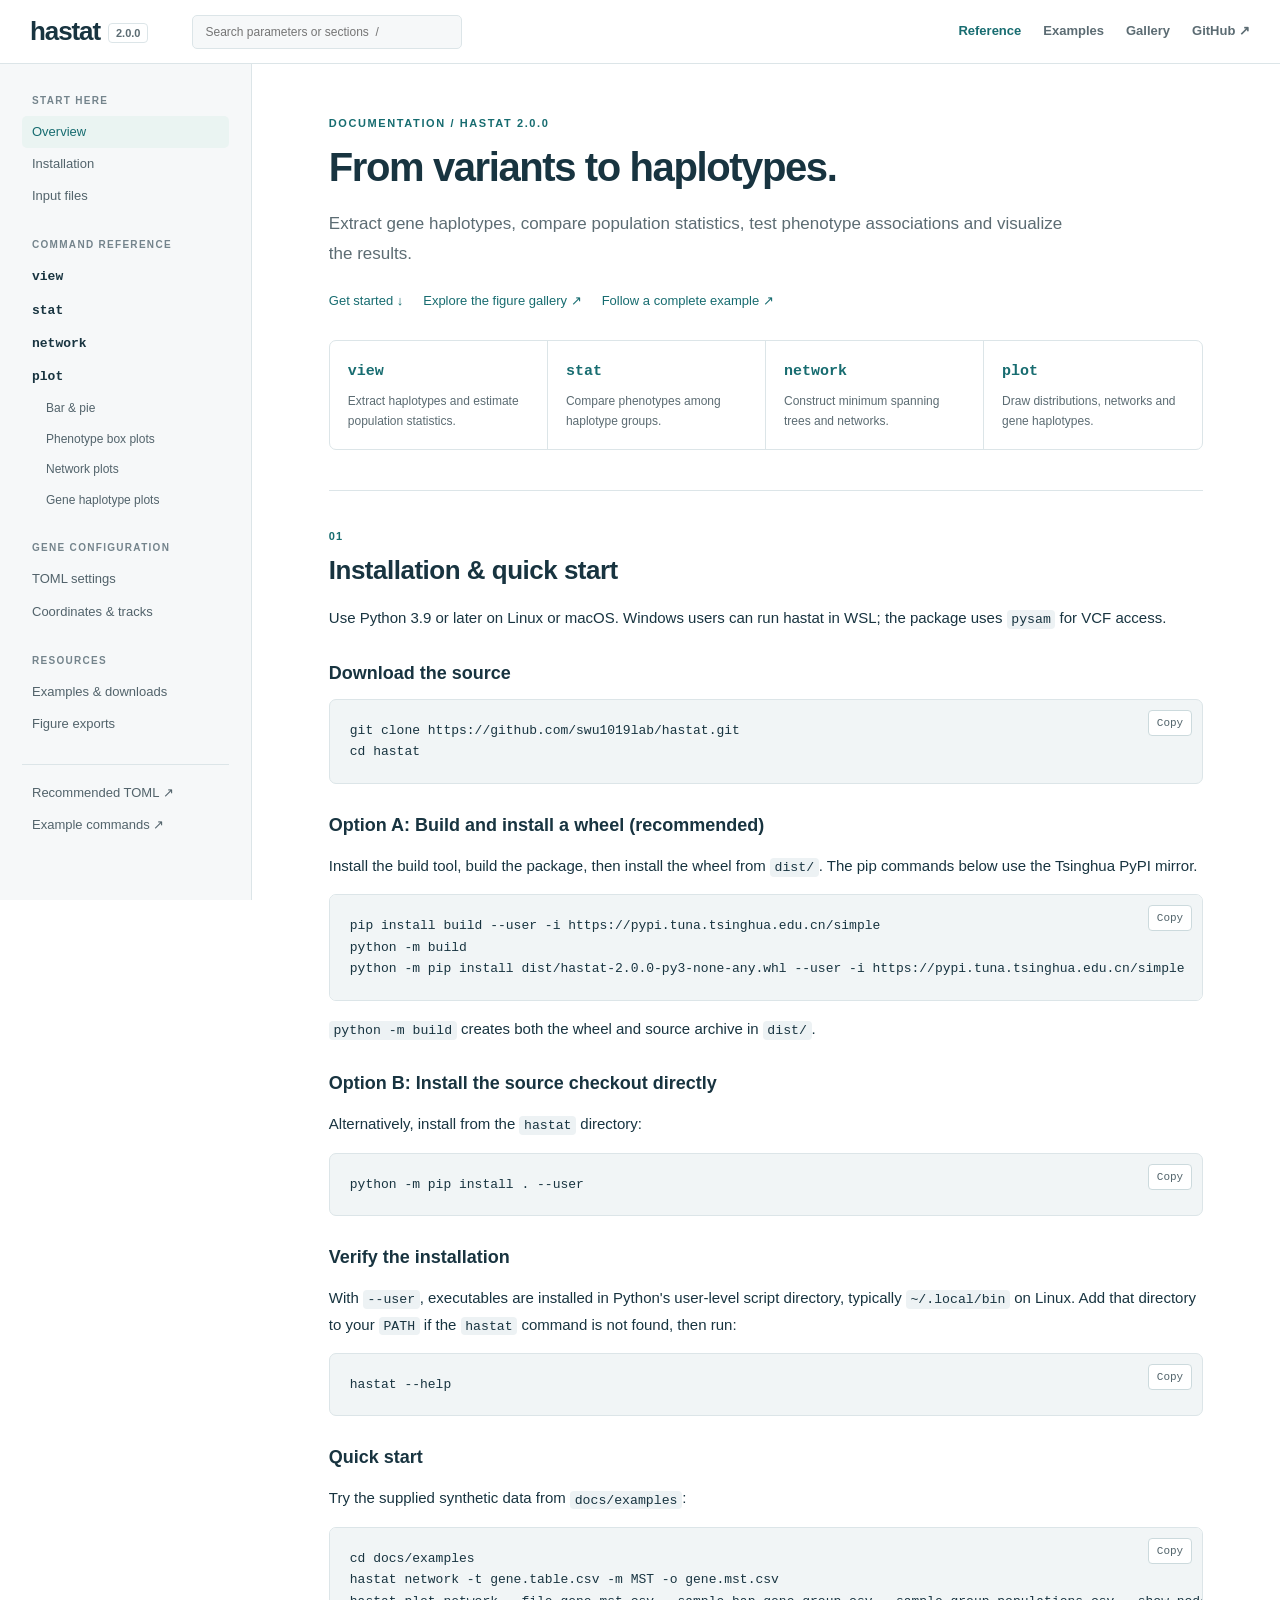
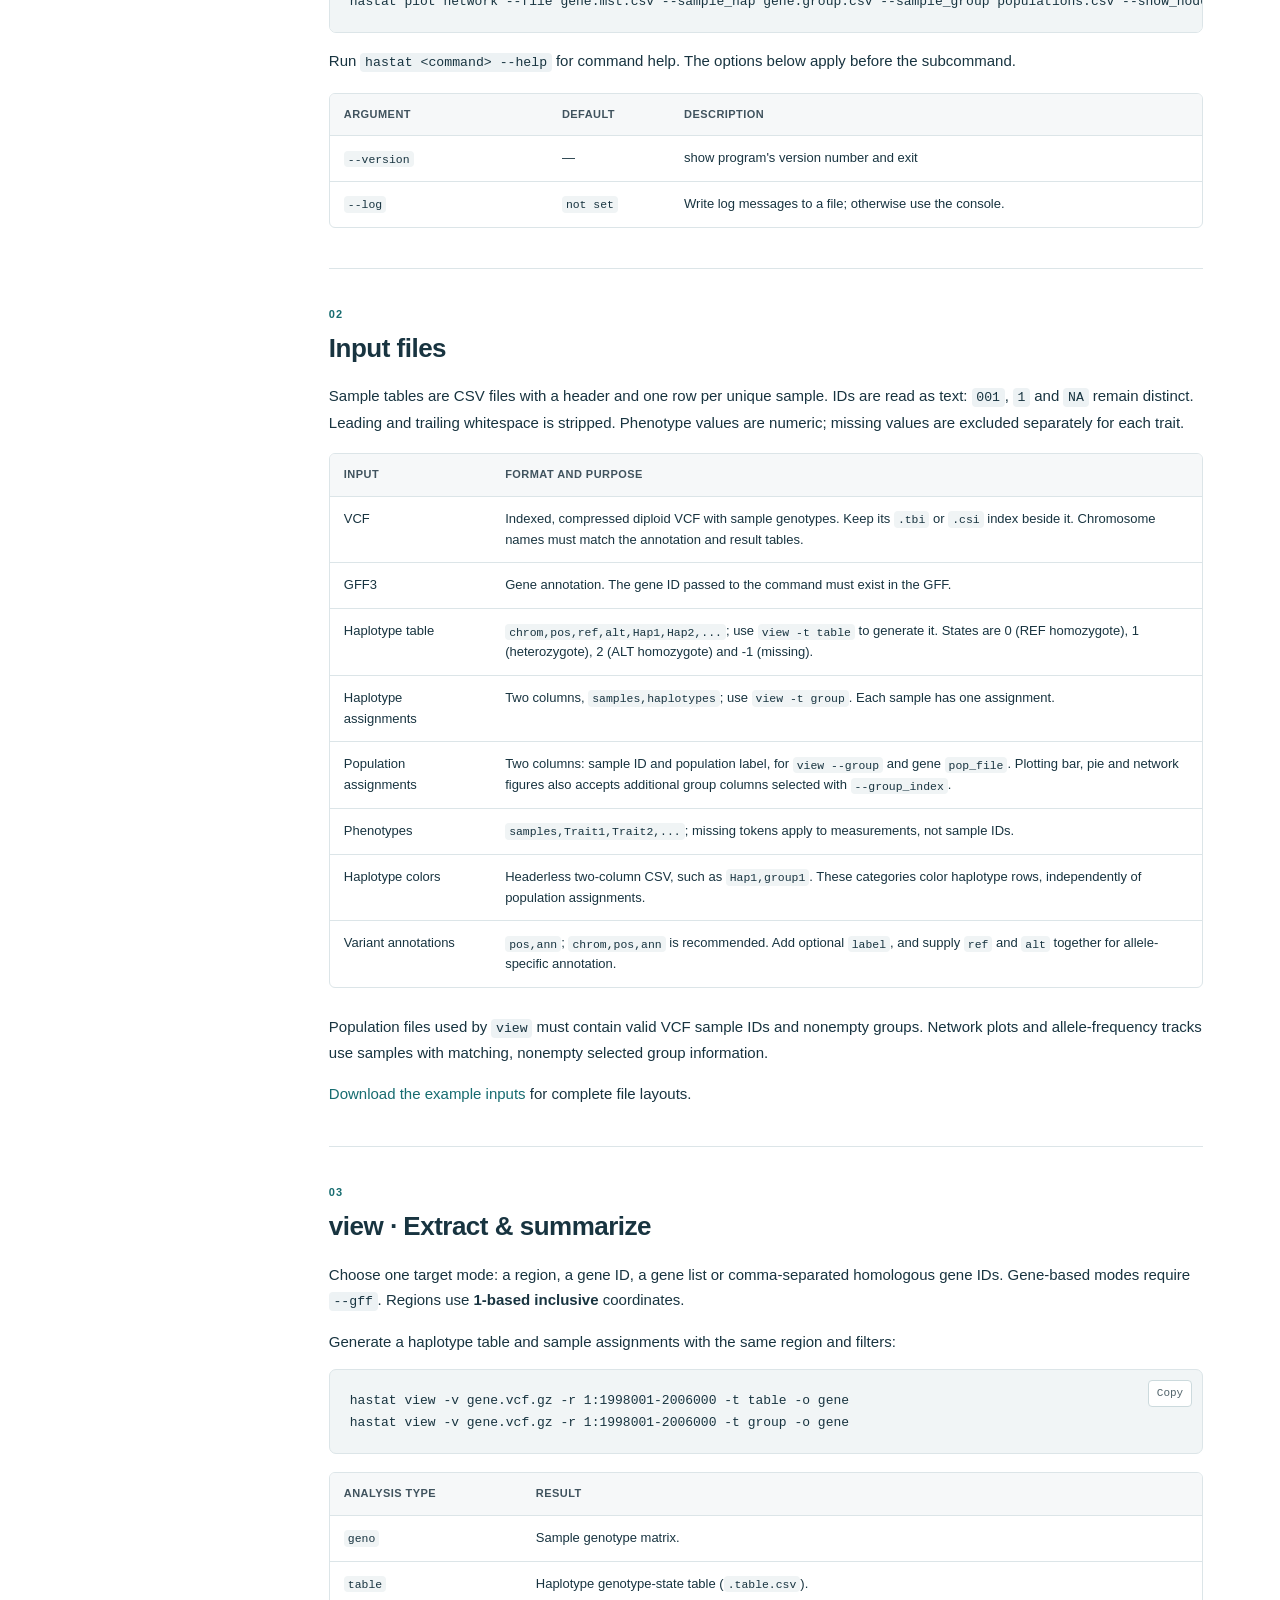
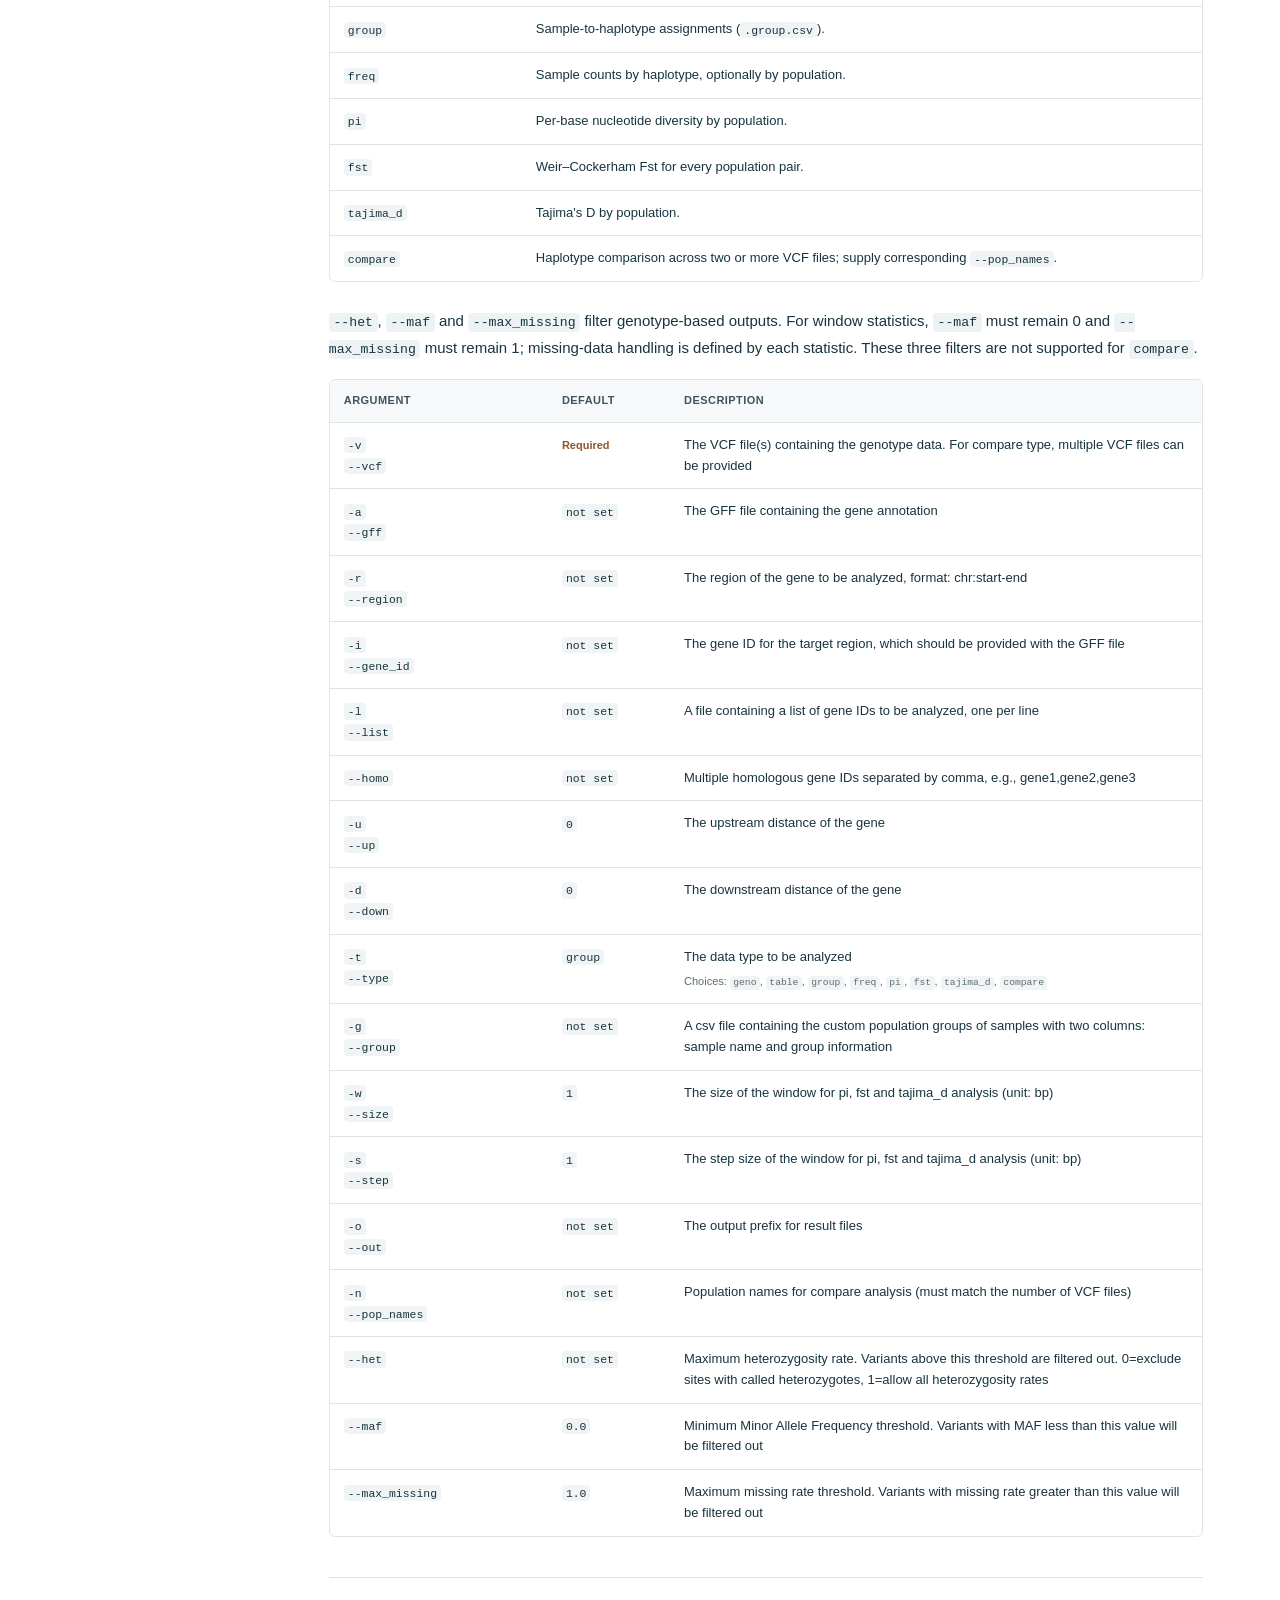
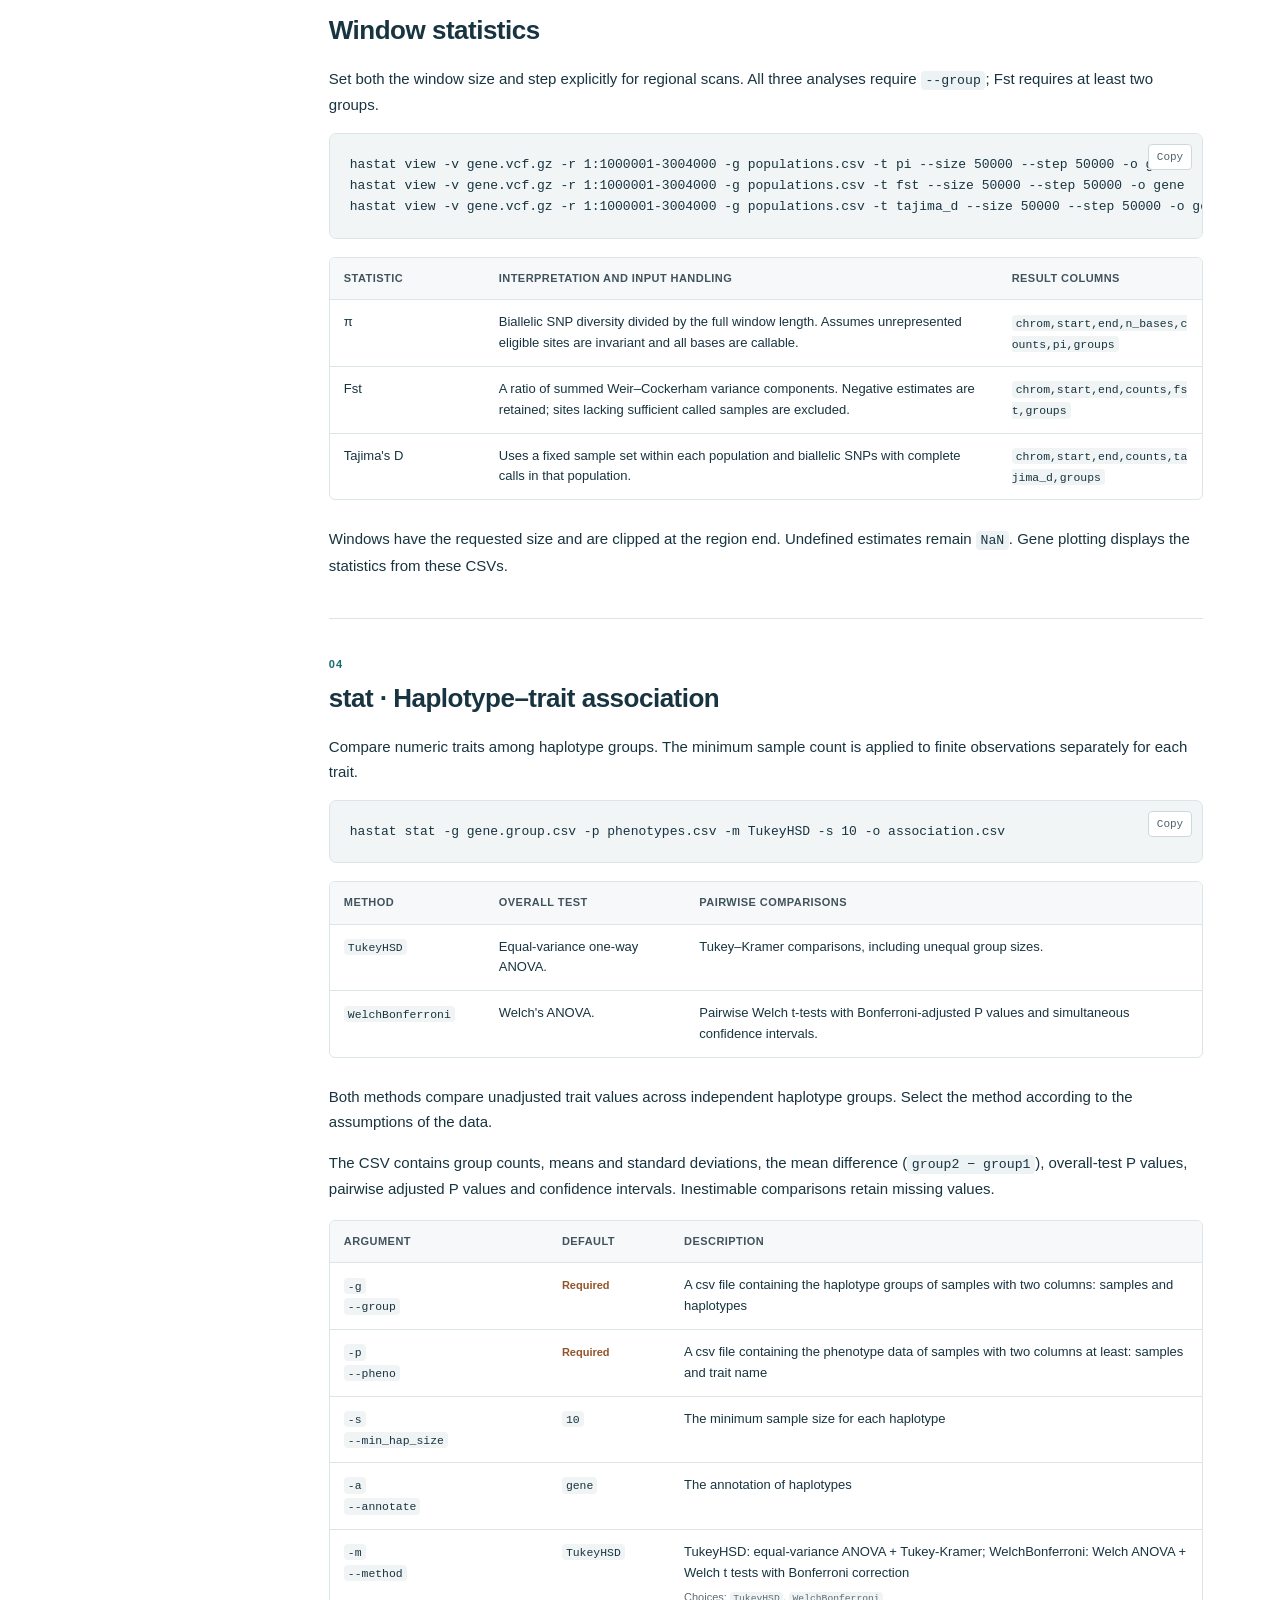
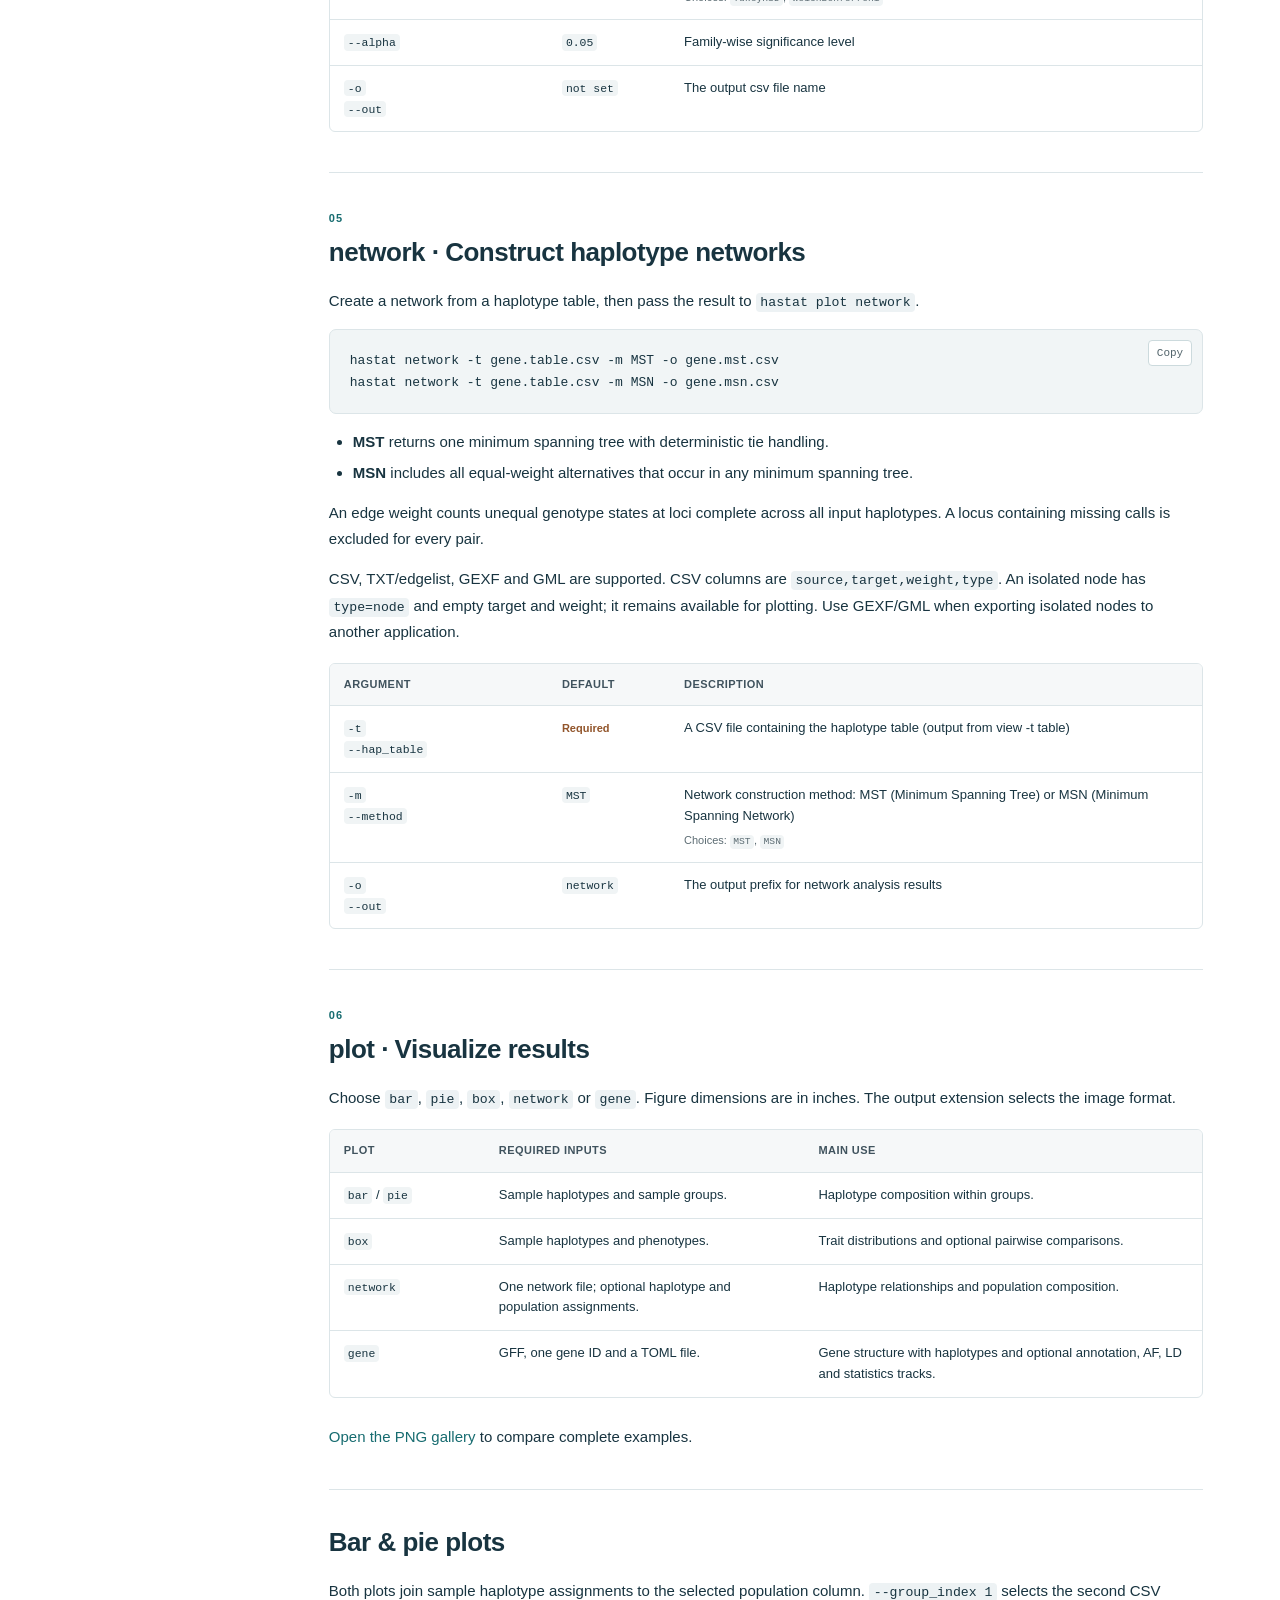
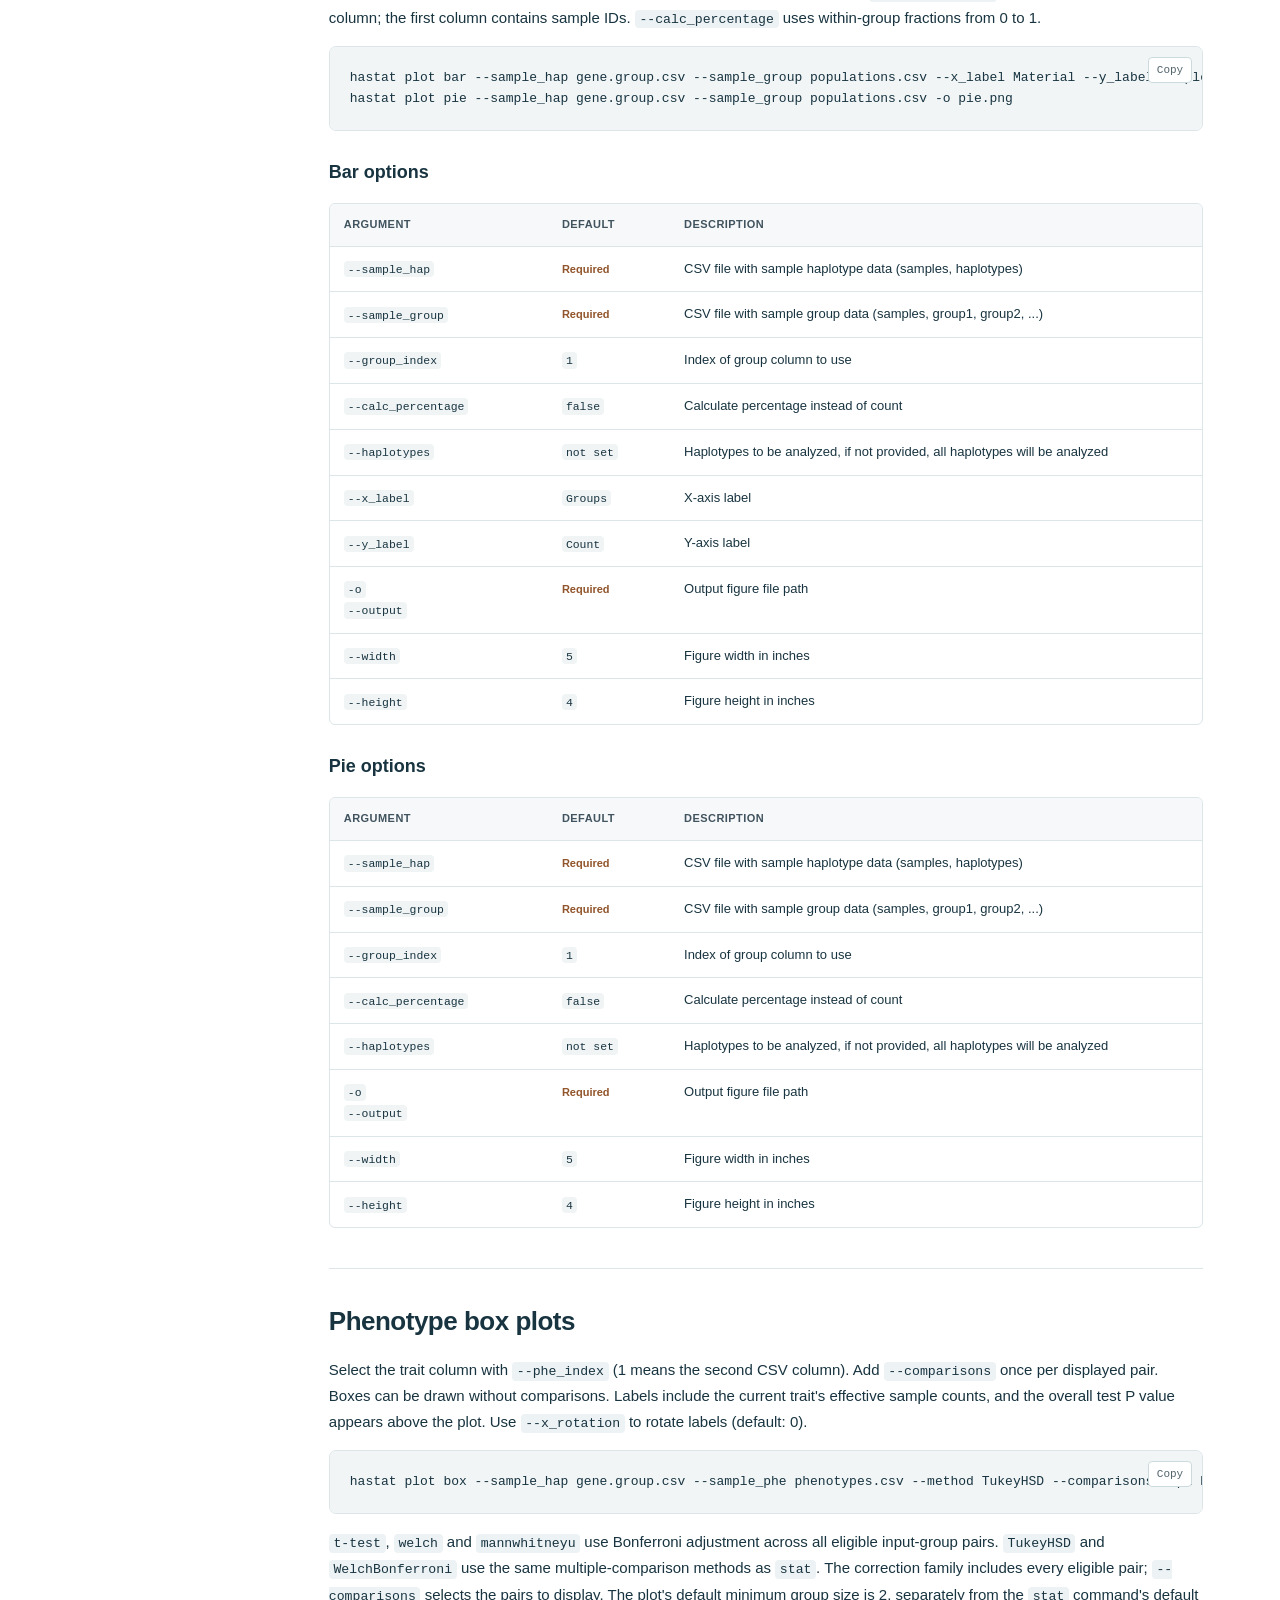
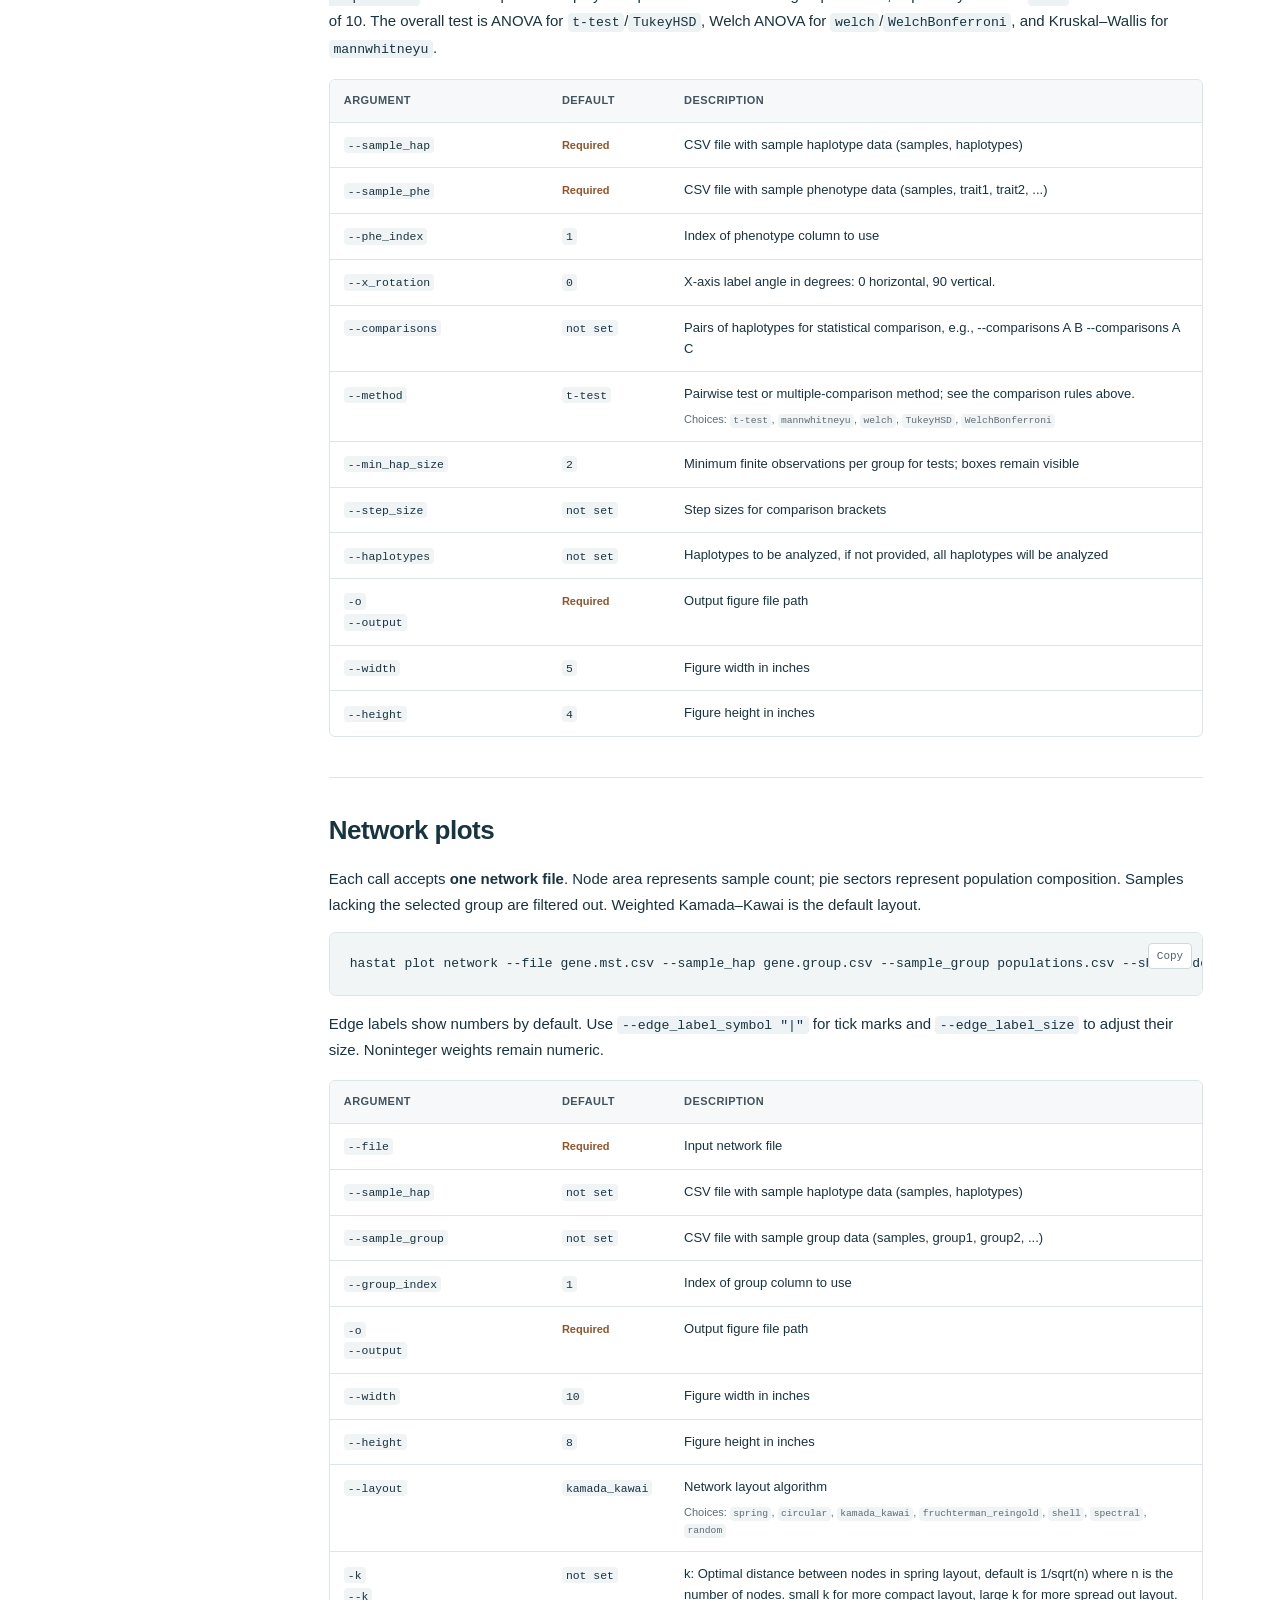
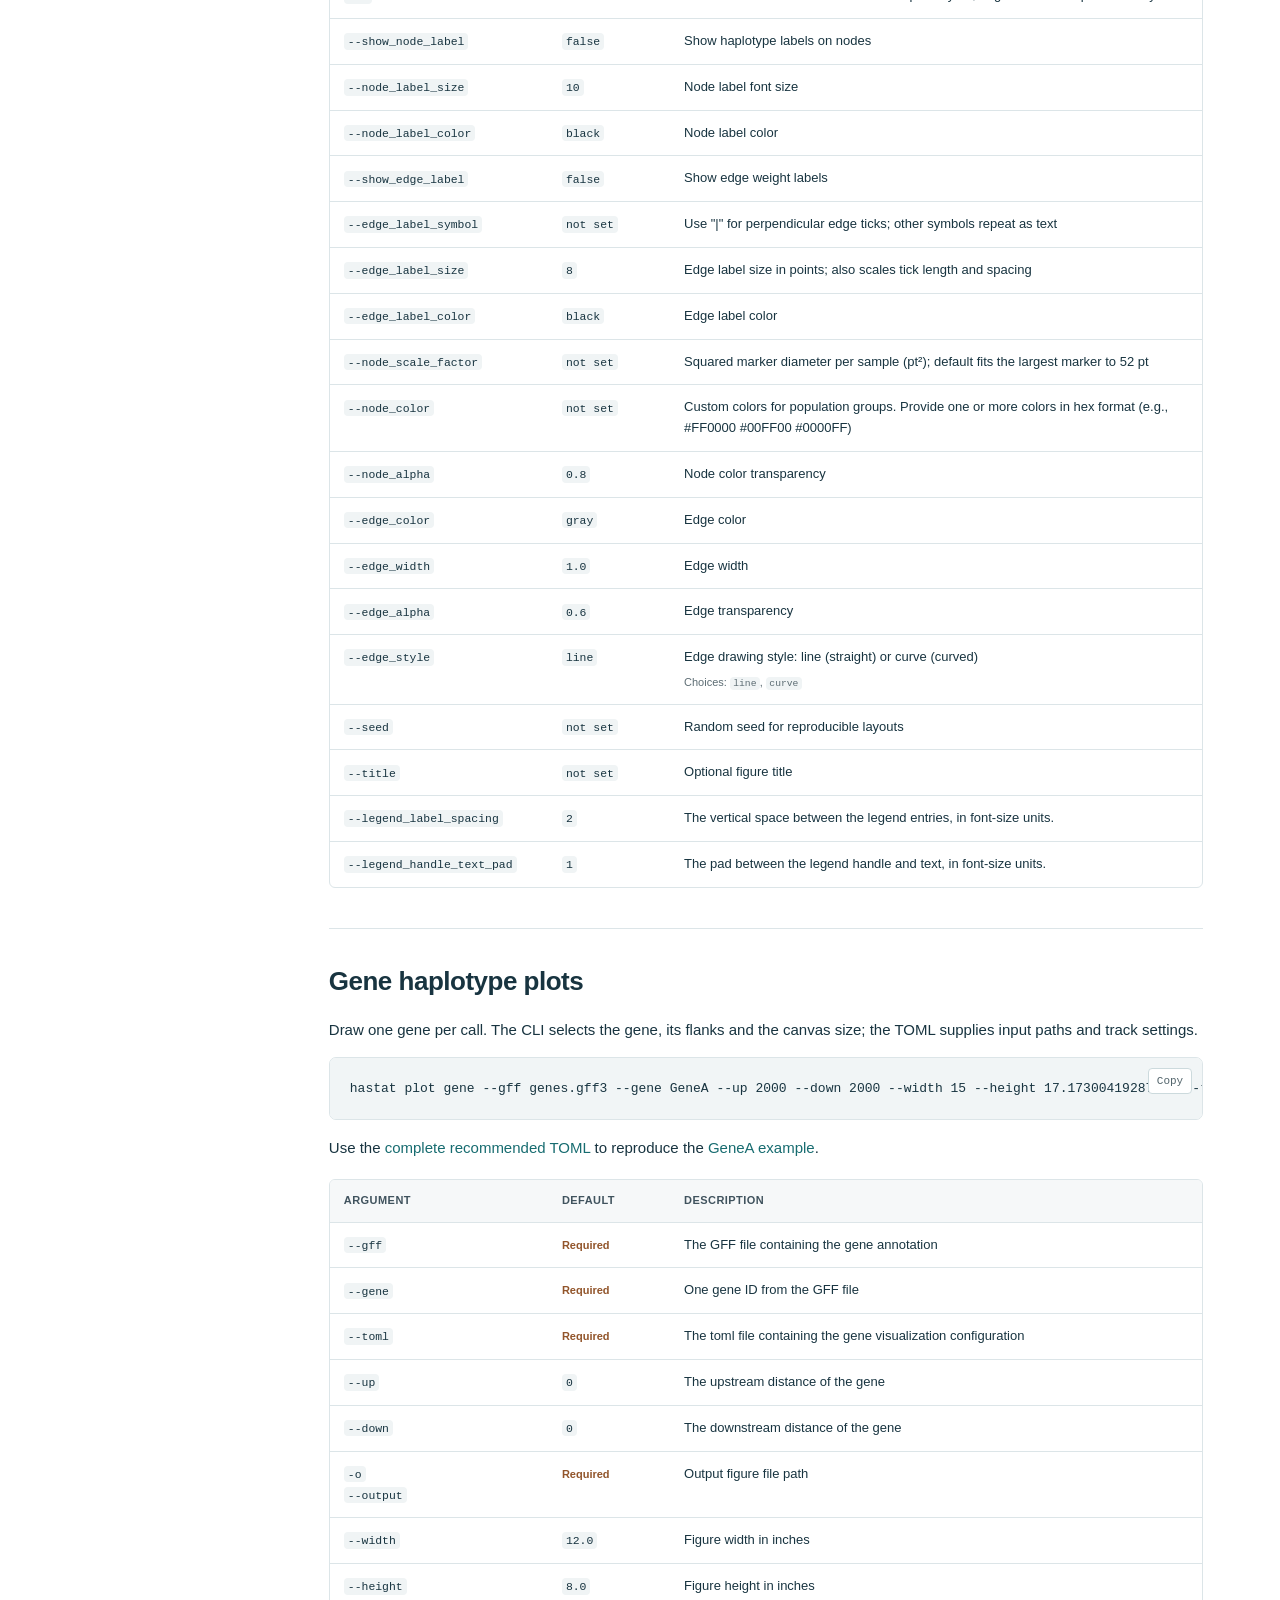
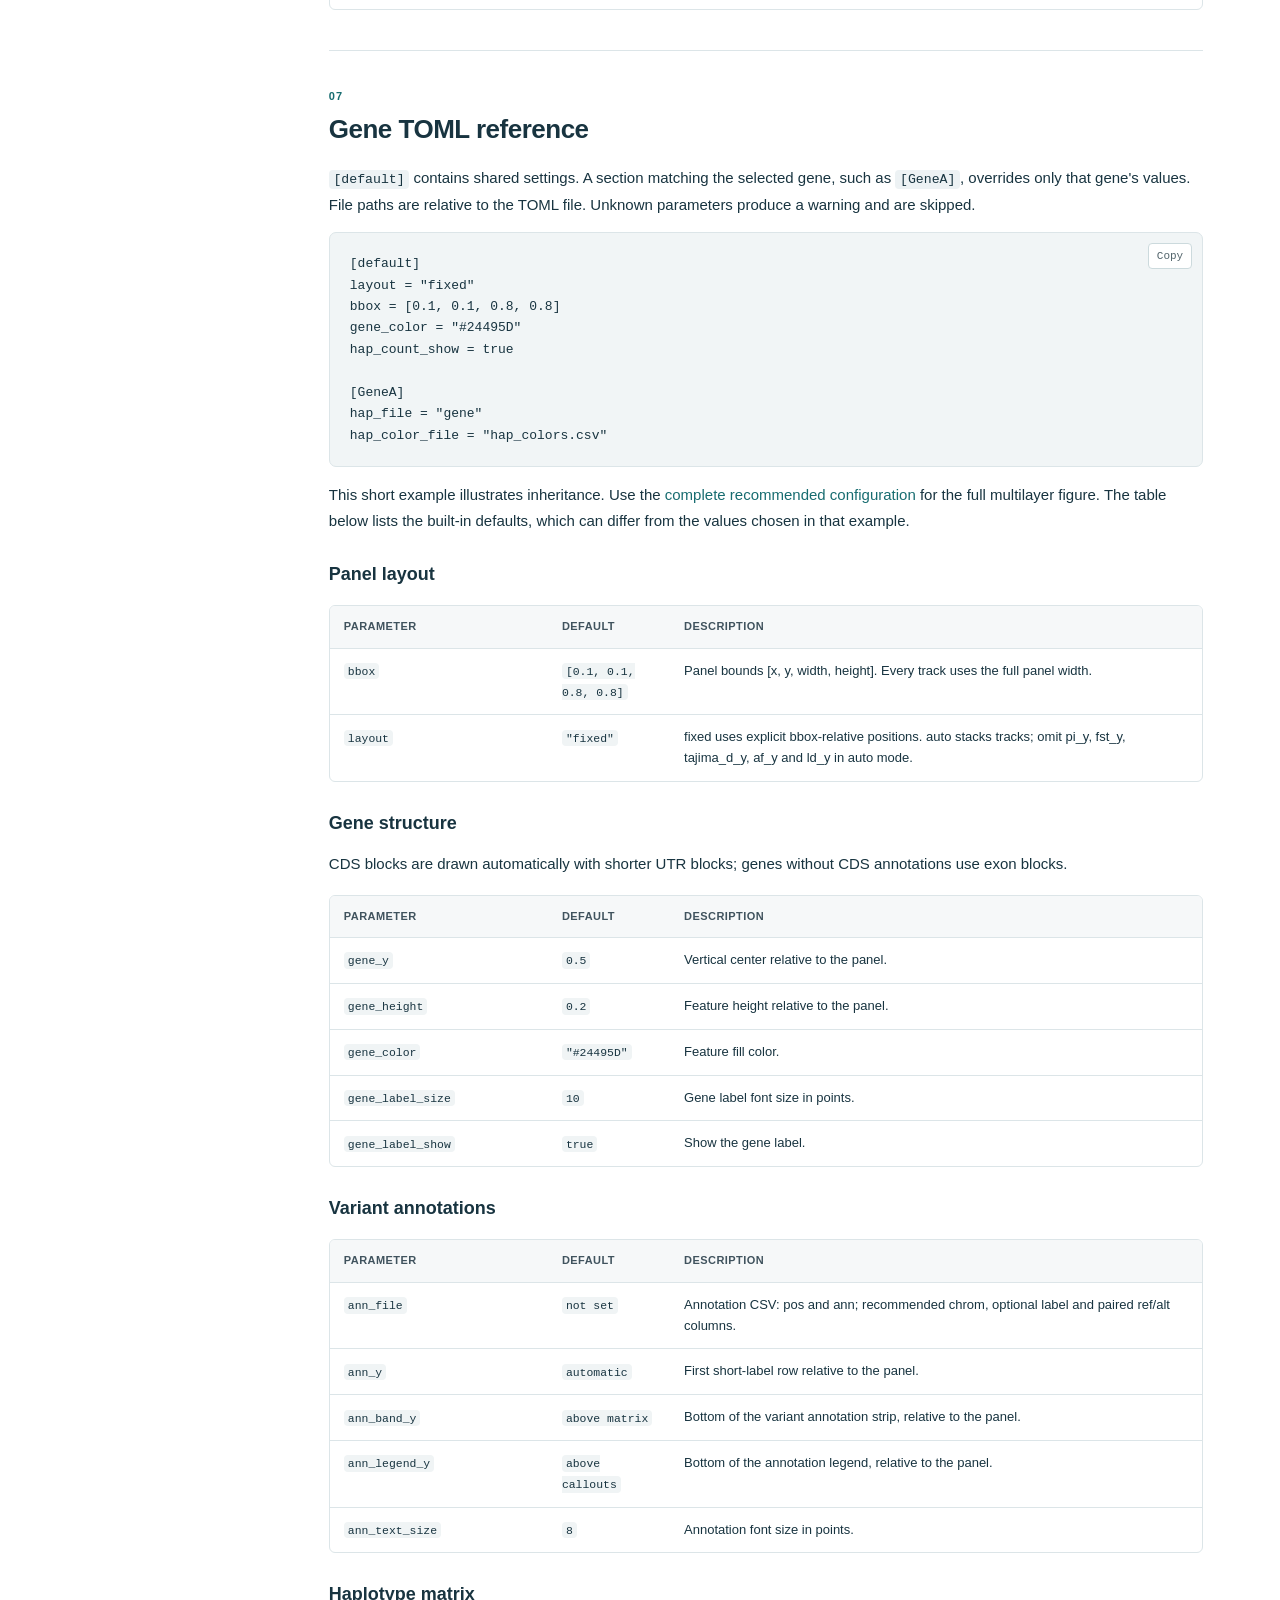
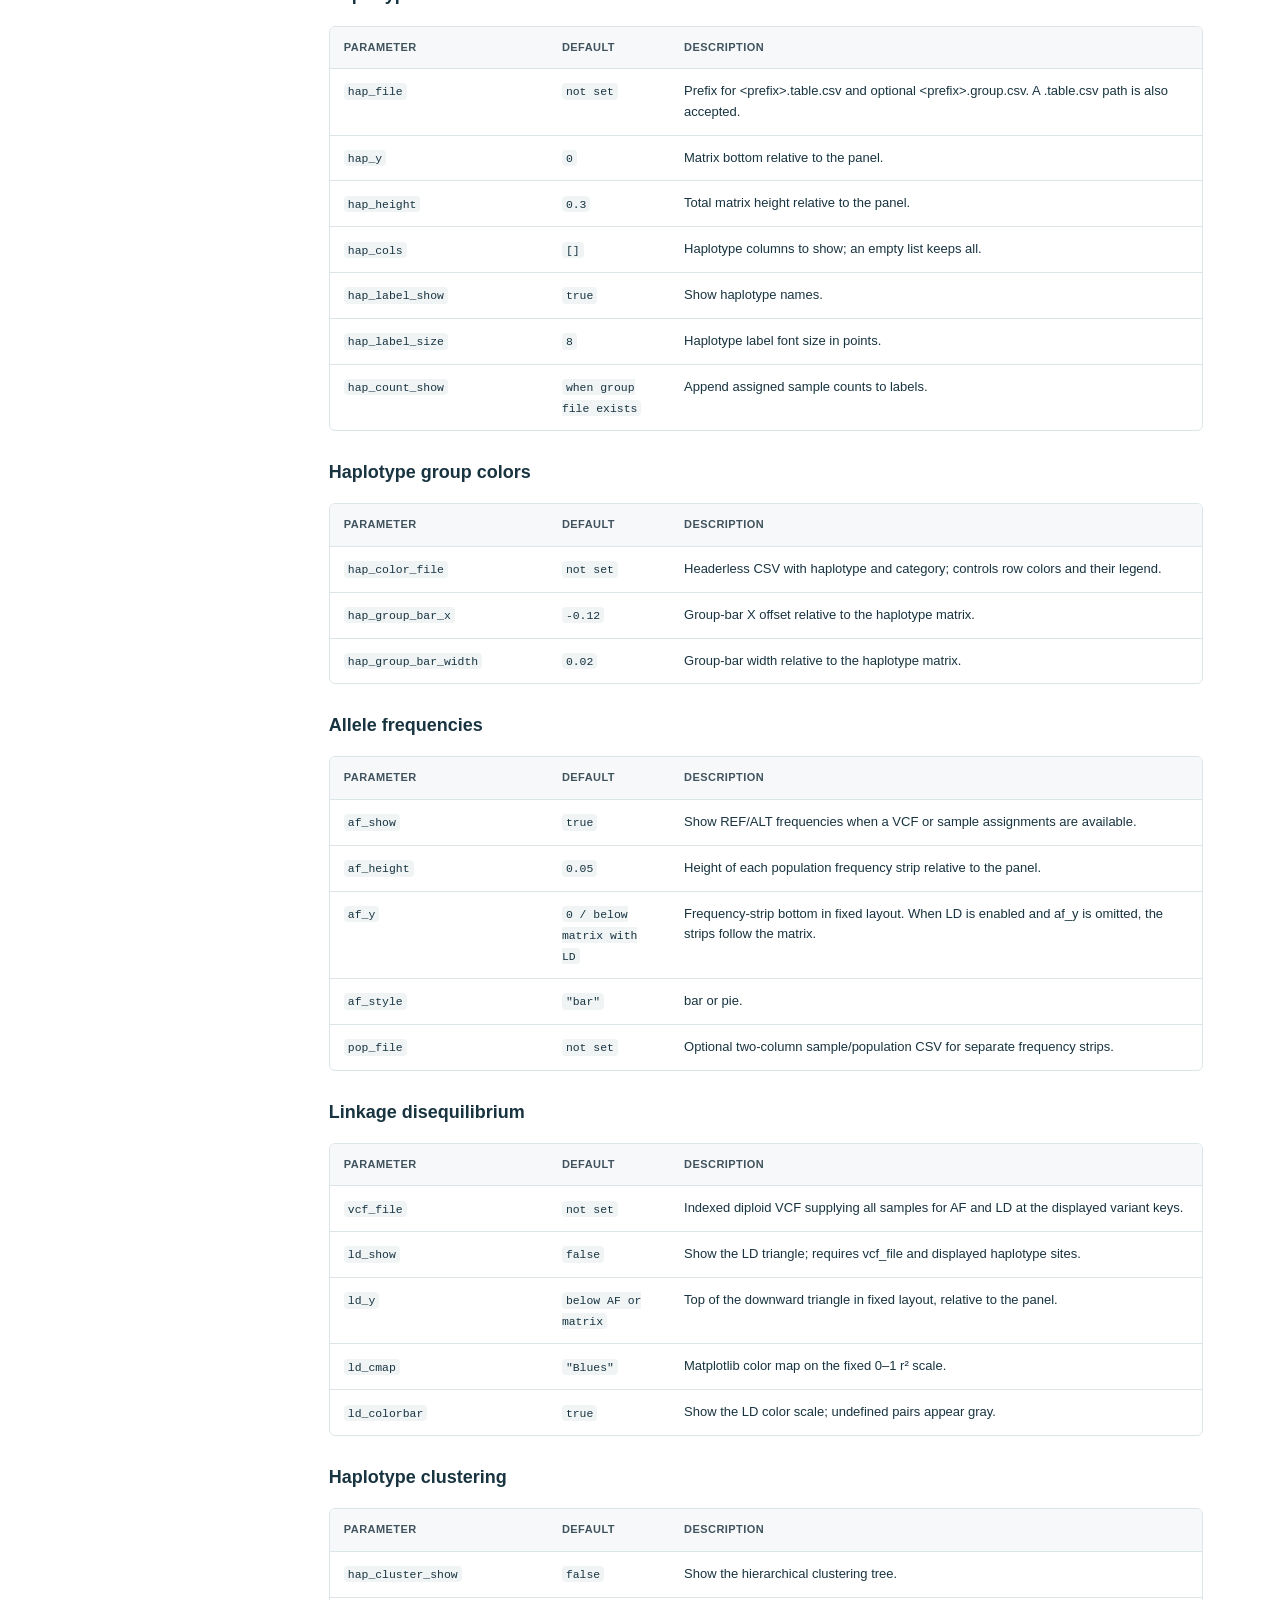
<file: docs/index.html>
<!doctype html>
<html lang="en"><head><meta charset="utf-8"><meta name="viewport" content="width=device-width, initial-scale=1"><meta name="description" content="hastat documentation: gene haplotypes, population statistics, phenotype association, networks and visualization."><title>Documentation · hastat</title><link rel="stylesheet" href="assets/docs.css"><script src="assets/docs.js" defer></script></head><body><a class="skip-link" href="#main">Skip to content</a><header class="topbar"><button class="menu-toggle" type="button" aria-label="Toggle navigation" aria-controls="sidebar" aria-expanded="false">☰</button><a class="brand" href="index.html">hastat<span class="version">2.0.0</span></a><div class="search"><label class="status-text" for="doc-search">Search documentation</label><input class="search-input" id="doc-search" type="search" placeholder="Search parameters or sections  /" autocomplete="off" aria-controls="search-results" aria-expanded="false"><div class="search-results" id="search-results" hidden></div></div><nav class="top-links" aria-label="Main navigation"><a href="index.html" aria-current="page">Reference</a><a href="examples.html">Examples</a><a href="gallery.html">Gallery</a><a class="repo-link" href="https://github.com/swu1019lab/hastat">GitHub ↗</a></nav></header><aside class="sidebar" id="sidebar"><nav aria-label="Documentation sections"><p class="nav-caption">Start here</p><a class="" href="#overview">Overview</a><a class="" href="#installation">Installation</a><a class="" href="#inputs">Input files</a><p class="nav-caption">Command reference</p><a class="" href="#view"><span class="nav-code">view</span></a><a class="" href="#statistics"><span class="nav-code">stat</span></a><a class="" href="#network"><span class="nav-code">network</span></a><a class="" href="#plot"><span class="nav-code">plot</span></a><a class="sub-link" href="#plot-bar">Bar & pie</a><a class="sub-link" href="#plot-box">Phenotype box plots</a><a class="sub-link" href="#plot-network">Network plots</a><a class="sub-link" href="#plot-gene">Gene haplotype plots</a><p class="nav-caption">Gene configuration</p><a class="" href="#gene-config">TOML settings</a><a class="" href="#gene-coordinates">Coordinates & tracks</a><p class="nav-caption">Resources</p><a class="" href="#examples">Examples & downloads</a><a class="" href="#exports">Figure exports</a></nav><div class="sidebar-bottom"><a href="examples/gene_tracks.toml">Recommended TOML ↗</a><a href="examples/commands.sh">Example commands ↗</a></div></aside><main class="page" id="main"><article class="article "><section id="overview" data-search="Overview"><p class="eyebrow">Documentation / hastat 2.0.0</p><h1>From variants to haplotypes.</h1><p class="lead">Extract gene haplotypes, compare population statistics, test phenotype associations and visualize the results.</p><div class="intro-links"><a href="#installation">Get started ↓</a><a href="gallery.html">Explore the figure gallery ↗</a><a href="examples.html">Follow a complete example ↗</a></div><div class="module-grid"><a href="#view"><code>view</code><span>Extract haplotypes and estimate population statistics.</span></a><a href="#statistics"><code>stat</code><span>Compare phenotypes among haplotype groups.</span></a><a href="#network"><code>network</code><span>Construct minimum spanning trees and networks.</span></a><a href="#plot"><code>plot</code><span>Draw distributions, networks and gene haplotypes.</span></a></div></section><section class="doc-section" id="installation" data-search="Installation &amp; quick start"><div class="section-number">01</div><h2>Installation & quick start</h2><p>Use Python 3.9 or later on Linux or macOS. Windows users can run hastat in WSL; the package uses <code>pysam</code> for VCF access.</p>
<h3>Download the source</h3>
<pre><code class="lang-bash">git clone https://github.com/swu1019lab/hastat.git
cd hastat
</code></pre>
<h3>Option A: Build and install a wheel (recommended)</h3>
<p>Install the build tool, build the package, then install the wheel from <code>dist/</code>.
The pip commands below use the Tsinghua PyPI mirror.</p>
<pre><code class="lang-bash">pip install build --user -i https://pypi.tuna.tsinghua.edu.cn/simple
python -m build
python -m pip install dist/hastat-2.0.0-py3-none-any.whl --user -i https://pypi.tuna.tsinghua.edu.cn/simple
</code></pre>
<p><code>python -m build</code> creates both the wheel and source archive in <code>dist/</code>.</p>
<h3>Option B: Install the source checkout directly</h3>
<p>Alternatively, install from the <code>hastat</code> directory:</p>
<pre><code class="lang-bash">python -m pip install . --user
</code></pre>
<h3>Verify the installation</h3>
<p>With <code>--user</code>, executables are installed in Python's user-level script directory,
typically <code>~/.local/bin</code> on Linux. Add that directory to your <code>PATH</code> if the
<code>hastat</code> command is not found, then run:</p>
<pre><code class="lang-bash">hastat --help
</code></pre>
<h3>Quick start</h3>
<p>Try the supplied synthetic data from <code>docs/examples</code>:</p>
<pre><code class="lang-bash">cd docs/examples
hastat network -t gene.table.csv -m MST -o gene.mst.csv
hastat plot network --file gene.mst.csv --sample_hap gene.group.csv --sample_group populations.csv --show_node_label --show_edge_label -o network.png
</code></pre>
<p>Run <code>hastat &lt;command&gt; --help</code> for command help. The options below apply before the subcommand.</p>
<table class="param-table"><thead><tr><th>Argument</th><th>Default</th><th>Description</th></tr></thead><tbody><tr id="global-version" data-search="global --version"><td><code>--version</code></td><td>—</td><td>show program&#x27;s version number and exit</td></tr><tr id="global-log" data-search="global --log"><td><code>--log</code></td><td><code>not set</code></td><td>Write log messages to a file; otherwise use the console.</td></tr></tbody></table></section><section class="doc-section" id="inputs" data-search="Input files"><div class="section-number">02</div><h2>Input files</h2><p>Sample tables are CSV files with a header and one row per unique sample. IDs are read as text: <code>001</code>, <code>1</code> and <code>NA</code> remain distinct. Leading and trailing whitespace is stripped. Phenotype values are numeric; missing values are excluded separately for each trait.</p>
<table>
<thead><tr>
<th style="text-align:left">Input</th>
<th style="text-align:left">Format and purpose</th>
</tr>
</thead>
<tbody>
<tr>
<td style="text-align:left">VCF</td>
<td style="text-align:left">Indexed, compressed diploid VCF with sample genotypes. Keep its <code>.tbi</code> or <code>.csi</code> index beside it. Chromosome names must match the annotation and result tables.</td>
</tr>
<tr>
<td style="text-align:left">GFF3</td>
<td style="text-align:left">Gene annotation. The gene ID passed to the command must exist in the GFF.</td>
</tr>
<tr>
<td style="text-align:left">Haplotype table</td>
<td style="text-align:left"><code>chrom,pos,ref,alt,Hap1,Hap2,...</code>; use <code>view -t table</code> to generate it. States are 0 (REF homozygote), 1 (heterozygote), 2 (ALT homozygote) and -1 (missing).</td>
</tr>
<tr>
<td style="text-align:left">Haplotype assignments</td>
<td style="text-align:left">Two columns, <code>samples,haplotypes</code>; use <code>view -t group</code>. Each sample has one assignment.</td>
</tr>
<tr>
<td style="text-align:left">Population assignments</td>
<td style="text-align:left">Two columns: sample ID and population label, for <code>view --group</code> and gene <code>pop_file</code>. Plotting bar, pie and network figures also accepts additional group columns selected with <code>--group_index</code>.</td>
</tr>
<tr>
<td style="text-align:left">Phenotypes</td>
<td style="text-align:left"><code>samples,Trait1,Trait2,...</code>; missing tokens apply to measurements, not sample IDs.</td>
</tr>
<tr>
<td style="text-align:left">Haplotype colors</td>
<td style="text-align:left">Headerless two-column CSV, such as <code>Hap1,group1</code>. These categories color haplotype rows, independently of population assignments.</td>
</tr>
<tr>
<td style="text-align:left">Variant annotations</td>
<td style="text-align:left"><code>pos,ann</code>; <code>chrom,pos,ann</code> is recommended. Add optional <code>label</code>, and supply <code>ref</code> and <code>alt</code> together for allele-specific annotation.</td>
</tr>
</tbody>
</table>
<p>Population files used by <code>view</code> must contain valid VCF sample IDs and nonempty groups. Network plots and allele-frequency tracks use samples with matching, nonempty selected group information.</p>
<p><a href="examples.html#inputs">Download the example inputs</a> for complete file layouts.</p>
</section><section class="doc-section" id="view" data-search="view · Extract &amp; summarize"><div class="section-number">03</div><h2>view · Extract & summarize</h2><p>Choose one target mode: a region, a gene ID, a gene list or comma-separated homologous gene IDs. Gene-based modes require <code>--gff</code>. Regions use <strong>1-based inclusive</strong> coordinates.</p>
<p>Generate a haplotype table and sample assignments with the same region and filters:</p>
<pre><code class="lang-bash">hastat view -v gene.vcf.gz -r 1:1998001-2006000 -t table -o gene
hastat view -v gene.vcf.gz -r 1:1998001-2006000 -t group -o gene
</code></pre>
<table>
<thead><tr>
<th style="text-align:left">Analysis type</th>
<th style="text-align:left">Result</th>
</tr>
</thead>
<tbody>
<tr>
<td style="text-align:left"><code>geno</code></td>
<td style="text-align:left">Sample genotype matrix.</td>
</tr>
<tr>
<td style="text-align:left"><code>table</code></td>
<td style="text-align:left">Haplotype genotype-state table (<code>.table.csv</code>).</td>
</tr>
<tr>
<td style="text-align:left"><code>group</code></td>
<td style="text-align:left">Sample-to-haplotype assignments (<code>.group.csv</code>).</td>
</tr>
<tr>
<td style="text-align:left"><code>freq</code></td>
<td style="text-align:left">Sample counts by haplotype, optionally by population.</td>
</tr>
<tr>
<td style="text-align:left"><code>pi</code></td>
<td style="text-align:left">Per-base nucleotide diversity by population.</td>
</tr>
<tr>
<td style="text-align:left"><code>fst</code></td>
<td style="text-align:left">Weir–Cockerham Fst for every population pair.</td>
</tr>
<tr>
<td style="text-align:left"><code>tajima_d</code></td>
<td style="text-align:left">Tajima's D by population.</td>
</tr>
<tr>
<td style="text-align:left"><code>compare</code></td>
<td style="text-align:left">Haplotype comparison across two or more VCF files; supply corresponding <code>--pop_names</code>.</td>
</tr>
</tbody>
</table>
<p><code>--het</code>, <code>--maf</code> and <code>--max_missing</code> filter genotype-based outputs. For window statistics, <code>--maf</code> must remain 0 and <code>--max_missing</code> must remain 1; missing-data handling is defined by each statistic. These three filters are not supported for <code>compare</code>.</p>
<table class="param-table"><thead><tr><th>Argument</th><th>Default</th><th>Description</th></tr></thead><tbody><tr id="view-vcf" data-search="view -v --vcf"><td><code>-v</code><br><code>--vcf</code></td><td><span class="required">Required</span></td><td>The VCF file(s) containing the genotype data. For compare type, multiple VCF files can be provided</td></tr><tr id="view-gff" data-search="view -a --gff"><td><code>-a</code><br><code>--gff</code></td><td><code>not set</code></td><td>The GFF file containing the gene annotation</td></tr><tr id="view-region" data-search="view -r --region"><td><code>-r</code><br><code>--region</code></td><td><code>not set</code></td><td>The region of the gene to be analyzed, format: chr:start-end</td></tr><tr id="view-gene-id" data-search="view -i --gene_id"><td><code>-i</code><br><code>--gene_id</code></td><td><code>not set</code></td><td>The gene ID for the target region, which should be provided with the GFF file</td></tr><tr id="view-list" data-search="view -l --list"><td><code>-l</code><br><code>--list</code></td><td><code>not set</code></td><td>A file containing a list of gene IDs to be analyzed, one per line</td></tr><tr id="view-homo" data-search="view --homo"><td><code>--homo</code></td><td><code>not set</code></td><td>Multiple homologous gene IDs separated by comma, e.g., gene1,gene2,gene3</td></tr><tr id="view-up" data-search="view -u --up"><td><code>-u</code><br><code>--up</code></td><td><code>0</code></td><td>The upstream distance of the gene</td></tr><tr id="view-down" data-search="view -d --down"><td><code>-d</code><br><code>--down</code></td><td><code>0</code></td><td>The downstream distance of the gene</td></tr><tr id="view-type" data-search="view -t --type"><td><code>-t</code><br><code>--type</code></td><td><code>group</code></td><td>The data type to be analyzed<small>Choices: <code>geno</code>, <code>table</code>, <code>group</code>, <code>freq</code>, <code>pi</code>, <code>fst</code>, <code>tajima_d</code>, <code>compare</code></small></td></tr><tr id="view-group" data-search="view -g --group"><td><code>-g</code><br><code>--group</code></td><td><code>not set</code></td><td>A csv file containing the custom population groups of samples with two columns: sample name and group information</td></tr><tr id="view-size" data-search="view -w --size"><td><code>-w</code><br><code>--size</code></td><td><code>1</code></td><td>The size of the window for pi, fst and tajima_d analysis (unit: bp)</td></tr><tr id="view-step" data-search="view -s --step"><td><code>-s</code><br><code>--step</code></td><td><code>1</code></td><td>The step size of the window for pi, fst and tajima_d analysis (unit: bp)</td></tr><tr id="view-out" data-search="view -o --out"><td><code>-o</code><br><code>--out</code></td><td><code>not set</code></td><td>The output prefix for result files</td></tr><tr id="view-pop-names" data-search="view -n --pop_names"><td><code>-n</code><br><code>--pop_names</code></td><td><code>not set</code></td><td>Population names for compare analysis (must match the number of VCF files)</td></tr><tr id="view-het" data-search="view --het"><td><code>--het</code></td><td><code>not set</code></td><td>Maximum heterozygosity rate. Variants above this threshold are filtered out. 0=exclude sites with called heterozygotes, 1=allow all heterozygosity rates</td></tr><tr id="view-maf" data-search="view --maf"><td><code>--maf</code></td><td><code>0.0</code></td><td>Minimum Minor Allele Frequency threshold. Variants with MAF less than this value will be filtered out</td></tr><tr id="view-max-missing" data-search="view --max_missing"><td><code>--max_missing</code></td><td><code>1.0</code></td><td>Maximum missing rate threshold. Variants with missing rate greater than this value will be filtered out</td></tr></tbody></table></section><section class="doc-section" id="window-statistics" data-search="Window statistics"><h2>Window statistics</h2><p>Set both the window size and step explicitly for regional scans. All three analyses require <code>--group</code>; Fst requires at least two groups.</p>
<pre><code class="lang-bash">hastat view -v gene.vcf.gz -r 1:1000001-3004000 -g populations.csv -t pi --size 50000 --step 50000 -o gene
hastat view -v gene.vcf.gz -r 1:1000001-3004000 -g populations.csv -t fst --size 50000 --step 50000 -o gene
hastat view -v gene.vcf.gz -r 1:1000001-3004000 -g populations.csv -t tajima_d --size 50000 --step 50000 -o gene
</code></pre>
<table>
<thead><tr>
<th style="text-align:left">Statistic</th>
<th style="text-align:left">Interpretation and input handling</th>
<th style="text-align:left">Result columns</th>
</tr>
</thead>
<tbody>
<tr>
<td style="text-align:left">π</td>
<td style="text-align:left">Biallelic SNP diversity divided by the full window length. Assumes unrepresented eligible sites are invariant and all bases are callable.</td>
<td style="text-align:left"><code>chrom,start,end,n_bases,counts,pi,groups</code></td>
</tr>
<tr>
<td style="text-align:left">Fst</td>
<td style="text-align:left">A ratio of summed Weir–Cockerham variance components. Negative estimates are retained; sites lacking sufficient called samples are excluded.</td>
<td style="text-align:left"><code>chrom,start,end,counts,fst,groups</code></td>
</tr>
<tr>
<td style="text-align:left">Tajima's D</td>
<td style="text-align:left">Uses a fixed sample set within each population and biallelic SNPs with complete calls in that population.</td>
<td style="text-align:left"><code>chrom,start,end,counts,tajima_d,groups</code></td>
</tr>
</tbody>
</table>
<p>Windows have the requested size and are clipped at the region end. Undefined estimates remain <code>NaN</code>. Gene plotting displays the statistics from these CSVs.</p>
</section><section class="doc-section" id="statistics" data-search="stat · Haplotype–trait association"><div class="section-number">04</div><h2>stat · Haplotype–trait association</h2><p>Compare numeric traits among haplotype groups. The minimum sample count is applied to finite observations separately for each trait.</p>
<pre><code class="lang-bash">hastat stat -g gene.group.csv -p phenotypes.csv -m TukeyHSD -s 10 -o association.csv
</code></pre>
<table>
<thead><tr>
<th style="text-align:left">Method</th>
<th style="text-align:left">Overall test</th>
<th style="text-align:left">Pairwise comparisons</th>
</tr>
</thead>
<tbody>
<tr>
<td style="text-align:left"><code>TukeyHSD</code></td>
<td style="text-align:left">Equal-variance one-way ANOVA.</td>
<td style="text-align:left">Tukey–Kramer comparisons, including unequal group sizes.</td>
</tr>
<tr>
<td style="text-align:left"><code>WelchBonferroni</code></td>
<td style="text-align:left">Welch's ANOVA.</td>
<td style="text-align:left">Pairwise Welch t-tests with Bonferroni-adjusted P values and simultaneous confidence intervals.</td>
</tr>
</tbody>
</table>
<p>Both methods compare unadjusted trait values across independent haplotype groups. Select the method according to the assumptions of the data.</p>
<p>The CSV contains group counts, means and standard deviations, the mean difference (<code>group2 − group1</code>), overall-test P values, pairwise adjusted P values and confidence intervals. Inestimable comparisons retain missing values.</p>
<table class="param-table"><thead><tr><th>Argument</th><th>Default</th><th>Description</th></tr></thead><tbody><tr id="stat-group" data-search="stat -g --group"><td><code>-g</code><br><code>--group</code></td><td><span class="required">Required</span></td><td>A csv file containing the haplotype groups of samples with two columns: samples and haplotypes</td></tr><tr id="stat-pheno" data-search="stat -p --pheno"><td><code>-p</code><br><code>--pheno</code></td><td><span class="required">Required</span></td><td>A csv file containing the phenotype data of samples with two columns at least: samples and trait name</td></tr><tr id="stat-min-hap-size" data-search="stat -s --min_hap_size"><td><code>-s</code><br><code>--min_hap_size</code></td><td><code>10</code></td><td>The minimum sample size for each haplotype</td></tr><tr id="stat-annotate" data-search="stat -a --annotate"><td><code>-a</code><br><code>--annotate</code></td><td><code>gene</code></td><td>The annotation of haplotypes</td></tr><tr id="stat-method" data-search="stat -m --method"><td><code>-m</code><br><code>--method</code></td><td><code>TukeyHSD</code></td><td>TukeyHSD: equal-variance ANOVA + Tukey-Kramer; WelchBonferroni: Welch ANOVA + Welch t tests with Bonferroni correction<small>Choices: <code>TukeyHSD</code>, <code>WelchBonferroni</code></small></td></tr><tr id="stat-alpha" data-search="stat --alpha"><td><code>--alpha</code></td><td><code>0.05</code></td><td>Family-wise significance level</td></tr><tr id="stat-out" data-search="stat -o --out"><td><code>-o</code><br><code>--out</code></td><td><code>not set</code></td><td>The output csv file name</td></tr></tbody></table></section><section class="doc-section" id="network" data-search="network · Construct haplotype networks"><div class="section-number">05</div><h2>network · Construct haplotype networks</h2><p>Create a network from a haplotype table, then pass the result to <code>hastat plot network</code>.</p>
<pre><code class="lang-bash">hastat network -t gene.table.csv -m MST -o gene.mst.csv
hastat network -t gene.table.csv -m MSN -o gene.msn.csv
</code></pre>
<ul>
<li><strong>MST</strong> returns one minimum spanning tree with deterministic tie handling.</li>
<li><strong>MSN</strong> includes all equal-weight alternatives that occur in any minimum spanning tree.</li>
</ul>
<p>An edge weight counts unequal genotype states at loci complete across all input haplotypes. A locus containing missing calls is excluded for every pair.</p>
<p>CSV, TXT/edgelist, GEXF and GML are supported. CSV columns are <code>source,target,weight,type</code>. An isolated node has <code>type=node</code> and empty target and weight; it remains available for plotting. Use GEXF/GML when exporting isolated nodes to another application.</p>
<table class="param-table"><thead><tr><th>Argument</th><th>Default</th><th>Description</th></tr></thead><tbody><tr id="network-hap-table" data-search="network -t --hap_table"><td><code>-t</code><br><code>--hap_table</code></td><td><span class="required">Required</span></td><td>A CSV file containing the haplotype table (output from view -t table)</td></tr><tr id="network-method" data-search="network -m --method"><td><code>-m</code><br><code>--method</code></td><td><code>MST</code></td><td>Network construction method: MST (Minimum Spanning Tree) or MSN (Minimum Spanning Network)<small>Choices: <code>MST</code>, <code>MSN</code></small></td></tr><tr id="network-out" data-search="network -o --out"><td><code>-o</code><br><code>--out</code></td><td><code>network</code></td><td>The output prefix for network analysis results</td></tr></tbody></table></section><section class="doc-section" id="plot" data-search="plot · Visualize results"><div class="section-number">06</div><h2>plot · Visualize results</h2><p>Choose <code>bar</code>, <code>pie</code>, <code>box</code>, <code>network</code> or <code>gene</code>. Figure dimensions are in inches. The output extension selects the image format.</p>
<table>
<thead><tr>
<th style="text-align:left">Plot</th>
<th style="text-align:left">Required inputs</th>
<th style="text-align:left">Main use</th>
</tr>
</thead>
<tbody>
<tr>
<td style="text-align:left"><code>bar</code> / <code>pie</code></td>
<td style="text-align:left">Sample haplotypes and sample groups.</td>
<td style="text-align:left">Haplotype composition within groups.</td>
</tr>
<tr>
<td style="text-align:left"><code>box</code></td>
<td style="text-align:left">Sample haplotypes and phenotypes.</td>
<td style="text-align:left">Trait distributions and optional pairwise comparisons.</td>
</tr>
<tr>
<td style="text-align:left"><code>network</code></td>
<td style="text-align:left">One network file; optional haplotype and population assignments.</td>
<td style="text-align:left">Haplotype relationships and population composition.</td>
</tr>
<tr>
<td style="text-align:left"><code>gene</code></td>
<td style="text-align:left">GFF, one gene ID and a TOML file.</td>
<td style="text-align:left">Gene structure with haplotypes and optional annotation, AF, LD and statistics tracks.</td>
</tr>
</tbody>
</table>
<p><a href="gallery.html">Open the PNG gallery</a> to compare complete examples.</p>
</section><section class="doc-section" id="plot-bar" data-search="Bar &amp; pie plots"><h2>Bar & pie plots</h2><p>Both plots join sample haplotype assignments to the selected population column. <code>--group_index 1</code> selects the second CSV column; the first column contains sample IDs. <code>--calc_percentage</code> uses within-group fractions from 0 to 1.</p>
<pre><code class="lang-bash">hastat plot bar --sample_hap gene.group.csv --sample_group populations.csv --x_label Material --y_label Samples -o bar.png
hastat plot pie --sample_hap gene.group.csv --sample_group populations.csv -o pie.png
</code></pre>
<h3>Bar options</h3>
<table class="param-table"><thead><tr><th>Argument</th><th>Default</th><th>Description</th></tr></thead><tbody><tr id="plot-bar-sample-hap" data-search="plot-bar --sample_hap"><td><code>--sample_hap</code></td><td><span class="required">Required</span></td><td>CSV file with sample haplotype data (samples, haplotypes)</td></tr><tr id="plot-bar-sample-group" data-search="plot-bar --sample_group"><td><code>--sample_group</code></td><td><span class="required">Required</span></td><td>CSV file with sample group data (samples, group1, group2, ...)</td></tr><tr id="plot-bar-group-index" data-search="plot-bar --group_index"><td><code>--group_index</code></td><td><code>1</code></td><td>Index of group column to use</td></tr><tr id="plot-bar-calc-percentage" data-search="plot-bar --calc_percentage"><td><code>--calc_percentage</code></td><td><code>false</code></td><td>Calculate percentage instead of count</td></tr><tr id="plot-bar-haplotypes" data-search="plot-bar --haplotypes"><td><code>--haplotypes</code></td><td><code>not set</code></td><td>Haplotypes to be analyzed, if not provided, all haplotypes will be analyzed</td></tr><tr id="plot-bar-x-label" data-search="plot-bar --x_label"><td><code>--x_label</code></td><td><code>Groups</code></td><td>X-axis label</td></tr><tr id="plot-bar-y-label" data-search="plot-bar --y_label"><td><code>--y_label</code></td><td><code>Count</code></td><td>Y-axis label</td></tr><tr id="plot-bar-output" data-search="plot-bar -o --output"><td><code>-o</code><br><code>--output</code></td><td><span class="required">Required</span></td><td>Output figure file path</td></tr><tr id="plot-bar-width" data-search="plot-bar --width"><td><code>--width</code></td><td><code>5</code></td><td>Figure width in inches</td></tr><tr id="plot-bar-height" data-search="plot-bar --height"><td><code>--height</code></td><td><code>4</code></td><td>Figure height in inches</td></tr></tbody></table><h3>Pie options</h3><table class="param-table"><thead><tr><th>Argument</th><th>Default</th><th>Description</th></tr></thead><tbody><tr id="plot-pie-sample-hap" data-search="plot-pie --sample_hap"><td><code>--sample_hap</code></td><td><span class="required">Required</span></td><td>CSV file with sample haplotype data (samples, haplotypes)</td></tr><tr id="plot-pie-sample-group" data-search="plot-pie --sample_group"><td><code>--sample_group</code></td><td><span class="required">Required</span></td><td>CSV file with sample group data (samples, group1, group2, ...)</td></tr><tr id="plot-pie-group-index" data-search="plot-pie --group_index"><td><code>--group_index</code></td><td><code>1</code></td><td>Index of group column to use</td></tr><tr id="plot-pie-calc-percentage" data-search="plot-pie --calc_percentage"><td><code>--calc_percentage</code></td><td><code>false</code></td><td>Calculate percentage instead of count</td></tr><tr id="plot-pie-haplotypes" data-search="plot-pie --haplotypes"><td><code>--haplotypes</code></td><td><code>not set</code></td><td>Haplotypes to be analyzed, if not provided, all haplotypes will be analyzed</td></tr><tr id="plot-pie-output" data-search="plot-pie -o --output"><td><code>-o</code><br><code>--output</code></td><td><span class="required">Required</span></td><td>Output figure file path</td></tr><tr id="plot-pie-width" data-search="plot-pie --width"><td><code>--width</code></td><td><code>5</code></td><td>Figure width in inches</td></tr><tr id="plot-pie-height" data-search="plot-pie --height"><td><code>--height</code></td><td><code>4</code></td><td>Figure height in inches</td></tr></tbody></table></section><section class="doc-section" id="plot-box" data-search="Phenotype box plots"><h2>Phenotype box plots</h2><p>Select the trait column with <code>--phe_index</code> (1 means the second CSV column). Add <code>--comparisons</code> once per displayed pair. Boxes can be drawn without comparisons. Labels include the current trait's effective sample counts, and the overall test P value appears above the plot. Use <code>--x_rotation</code> to rotate labels (default: 0).</p>
<pre><code class="lang-bash">hastat plot box --sample_hap gene.group.csv --sample_phe phenotypes.csv --method TukeyHSD --comparisons Hap1 Hap2 --comparisons Hap1 Hap4 --width 10 --height 5 -o box.png
</code></pre>
<p><code>t-test</code>, <code>welch</code> and <code>mannwhitneyu</code> use Bonferroni adjustment across all eligible input-group pairs. <code>TukeyHSD</code> and <code>WelchBonferroni</code> use the same multiple-comparison methods as <code>stat</code>. The correction family includes every eligible pair; <code>--comparisons</code> selects the pairs to display. The plot's default minimum group size is 2, separately from the <code>stat</code> command's default of 10. The overall test is ANOVA for <code>t-test</code>/<code>TukeyHSD</code>, Welch ANOVA for <code>welch</code>/<code>WelchBonferroni</code>, and Kruskal–Wallis for <code>mannwhitneyu</code>.</p>
<table class="param-table"><thead><tr><th>Argument</th><th>Default</th><th>Description</th></tr></thead><tbody><tr id="plot-box-sample-hap" data-search="plot-box --sample_hap"><td><code>--sample_hap</code></td><td><span class="required">Required</span></td><td>CSV file with sample haplotype data (samples, haplotypes)</td></tr><tr id="plot-box-sample-phe" data-search="plot-box --sample_phe"><td><code>--sample_phe</code></td><td><span class="required">Required</span></td><td>CSV file with sample phenotype data (samples, trait1, trait2, ...)</td></tr><tr id="plot-box-phe-index" data-search="plot-box --phe_index"><td><code>--phe_index</code></td><td><code>1</code></td><td>Index of phenotype column to use</td></tr><tr id="plot-box-x-rotation" data-search="plot-box --x_rotation"><td><code>--x_rotation</code></td><td><code>0</code></td><td>X-axis label angle in degrees: 0 horizontal, 90 vertical.</td></tr><tr id="plot-box-comparisons" data-search="plot-box --comparisons"><td><code>--comparisons</code></td><td><code>not set</code></td><td>Pairs of haplotypes for statistical comparison, e.g., --comparisons A B --comparisons A C</td></tr><tr id="plot-box-method" data-search="plot-box --method"><td><code>--method</code></td><td><code>t-test</code></td><td>Pairwise test or multiple-comparison method; see the comparison rules above.<small>Choices: <code>t-test</code>, <code>mannwhitneyu</code>, <code>welch</code>, <code>TukeyHSD</code>, <code>WelchBonferroni</code></small></td></tr><tr id="plot-box-min-hap-size" data-search="plot-box --min_hap_size"><td><code>--min_hap_size</code></td><td><code>2</code></td><td>Minimum finite observations per group for tests; boxes remain visible</td></tr><tr id="plot-box-step-size" data-search="plot-box --step_size"><td><code>--step_size</code></td><td><code>not set</code></td><td>Step sizes for comparison brackets</td></tr><tr id="plot-box-haplotypes" data-search="plot-box --haplotypes"><td><code>--haplotypes</code></td><td><code>not set</code></td><td>Haplotypes to be analyzed, if not provided, all haplotypes will be analyzed</td></tr><tr id="plot-box-output" data-search="plot-box -o --output"><td><code>-o</code><br><code>--output</code></td><td><span class="required">Required</span></td><td>Output figure file path</td></tr><tr id="plot-box-width" data-search="plot-box --width"><td><code>--width</code></td><td><code>5</code></td><td>Figure width in inches</td></tr><tr id="plot-box-height" data-search="plot-box --height"><td><code>--height</code></td><td><code>4</code></td><td>Figure height in inches</td></tr></tbody></table></section><section class="doc-section" id="plot-network" data-search="Network plots"><h2>Network plots</h2><p>Each call accepts <strong>one network file</strong>. Node area represents sample count; pie sectors represent population composition. Samples lacking the selected group are filtered out. Weighted Kamada–Kawai is the default layout.</p>
<pre><code class="lang-bash">hastat plot network --file gene.mst.csv --sample_hap gene.group.csv --sample_group populations.csv --show_node_label --show_edge_label --width 6 --height 6 -o network.png
</code></pre>
<p>Edge labels show numbers by default. Use <code>--edge_label_symbol "|"</code> for tick marks and <code>--edge_label_size</code> to adjust their size. Noninteger weights remain numeric.</p>
<table class="param-table"><thead><tr><th>Argument</th><th>Default</th><th>Description</th></tr></thead><tbody><tr id="plot-network-file" data-search="plot-network --file"><td><code>--file</code></td><td><span class="required">Required</span></td><td>Input network file</td></tr><tr id="plot-network-sample-hap" data-search="plot-network --sample_hap"><td><code>--sample_hap</code></td><td><code>not set</code></td><td>CSV file with sample haplotype data (samples, haplotypes)</td></tr><tr id="plot-network-sample-group" data-search="plot-network --sample_group"><td><code>--sample_group</code></td><td><code>not set</code></td><td>CSV file with sample group data (samples, group1, group2, ...)</td></tr><tr id="plot-network-group-index" data-search="plot-network --group_index"><td><code>--group_index</code></td><td><code>1</code></td><td>Index of group column to use</td></tr><tr id="plot-network-output" data-search="plot-network -o --output"><td><code>-o</code><br><code>--output</code></td><td><span class="required">Required</span></td><td>Output figure file path</td></tr><tr id="plot-network-width" data-search="plot-network --width"><td><code>--width</code></td><td><code>10</code></td><td>Figure width in inches</td></tr><tr id="plot-network-height" data-search="plot-network --height"><td><code>--height</code></td><td><code>8</code></td><td>Figure height in inches</td></tr><tr id="plot-network-layout" data-search="plot-network --layout"><td><code>--layout</code></td><td><code>kamada_kawai</code></td><td>Network layout algorithm<small>Choices: <code>spring</code>, <code>circular</code>, <code>kamada_kawai</code>, <code>fruchterman_reingold</code>, <code>shell</code>, <code>spectral</code>, <code>random</code></small></td></tr><tr id="plot-network-k" data-search="plot-network -k --k"><td><code>-k</code><br><code>--k</code></td><td><code>not set</code></td><td>k: Optimal distance between nodes in spring layout, default is 1/sqrt(n) where n is the number of nodes. small k for more compact layout, large k for more spread out layout.</td></tr><tr id="plot-network-show-node-label" data-search="plot-network --show_node_label"><td><code>--show_node_label</code></td><td><code>false</code></td><td>Show haplotype labels on nodes</td></tr><tr id="plot-network-node-label-size" data-search="plot-network --node_label_size"><td><code>--node_label_size</code></td><td><code>10</code></td><td>Node label font size</td></tr><tr id="plot-network-node-label-color" data-search="plot-network --node_label_color"><td><code>--node_label_color</code></td><td><code>black</code></td><td>Node label color</td></tr><tr id="plot-network-show-edge-label" data-search="plot-network --show_edge_label"><td><code>--show_edge_label</code></td><td><code>false</code></td><td>Show edge weight labels</td></tr><tr id="plot-network-edge-label-symbol" data-search="plot-network --edge_label_symbol"><td><code>--edge_label_symbol</code></td><td><code>not set</code></td><td>Use &quot;|&quot; for perpendicular edge ticks; other symbols repeat as text</td></tr><tr id="plot-network-edge-label-size" data-search="plot-network --edge_label_size"><td><code>--edge_label_size</code></td><td><code>8</code></td><td>Edge label size in points; also scales tick length and spacing</td></tr><tr id="plot-network-edge-label-color" data-search="plot-network --edge_label_color"><td><code>--edge_label_color</code></td><td><code>black</code></td><td>Edge label color</td></tr><tr id="plot-network-node-scale-factor" data-search="plot-network --node_scale_factor"><td><code>--node_scale_factor</code></td><td><code>not set</code></td><td>Squared marker diameter per sample (pt²); default fits the largest marker to 52 pt</td></tr><tr id="plot-network-node-color" data-search="plot-network --node_color"><td><code>--node_color</code></td><td><code>not set</code></td><td>Custom colors for population groups. Provide one or more colors in hex format (e.g., #FF0000 #00FF00 #0000FF)</td></tr><tr id="plot-network-node-alpha" data-search="plot-network --node_alpha"><td><code>--node_alpha</code></td><td><code>0.8</code></td><td>Node color transparency</td></tr><tr id="plot-network-edge-color" data-search="plot-network --edge_color"><td><code>--edge_color</code></td><td><code>gray</code></td><td>Edge color</td></tr><tr id="plot-network-edge-width" data-search="plot-network --edge_width"><td><code>--edge_width</code></td><td><code>1.0</code></td><td>Edge width</td></tr><tr id="plot-network-edge-alpha" data-search="plot-network --edge_alpha"><td><code>--edge_alpha</code></td><td><code>0.6</code></td><td>Edge transparency</td></tr><tr id="plot-network-edge-style" data-search="plot-network --edge_style"><td><code>--edge_style</code></td><td><code>line</code></td><td>Edge drawing style: line (straight) or curve (curved)<small>Choices: <code>line</code>, <code>curve</code></small></td></tr><tr id="plot-network-seed" data-search="plot-network --seed"><td><code>--seed</code></td><td><code>not set</code></td><td>Random seed for reproducible layouts</td></tr><tr id="plot-network-title" data-search="plot-network --title"><td><code>--title</code></td><td><code>not set</code></td><td>Optional figure title</td></tr><tr id="plot-network-legend-label-spacing" data-search="plot-network --legend_label_spacing"><td><code>--legend_label_spacing</code></td><td><code>2</code></td><td>The vertical space between the legend entries, in font-size units.</td></tr><tr id="plot-network-legend-handle-text-pad" data-search="plot-network --legend_handle_text_pad"><td><code>--legend_handle_text_pad</code></td><td><code>1</code></td><td>The pad between the legend handle and text, in font-size units.</td></tr></tbody></table></section><section class="doc-section" id="plot-gene" data-search="Gene haplotype plots"><h2>Gene haplotype plots</h2><p>Draw one gene per call. The CLI selects the gene, its flanks and the canvas size; the TOML supplies input paths and track settings.</p>
<pre><code class="lang-bash">hastat plot gene --gff genes.gff3 --gene GeneA --up 2000 --down 2000 --width 15 --height 17.17300419287212 --toml gene_tracks.toml -o gene_tracks.png
</code></pre>
<p>Use the <a href="examples/gene_tracks.toml">complete recommended TOML</a> to reproduce the <a href="gallery.html#gene_tracks">GeneA example</a>.</p>
<table class="param-table"><thead><tr><th>Argument</th><th>Default</th><th>Description</th></tr></thead><tbody><tr id="plot-gene-gff" data-search="plot-gene --gff"><td><code>--gff</code></td><td><span class="required">Required</span></td><td>The GFF file containing the gene annotation</td></tr><tr id="plot-gene-gene" data-search="plot-gene --gene"><td><code>--gene</code></td><td><span class="required">Required</span></td><td>One gene ID from the GFF file</td></tr><tr id="plot-gene-toml" data-search="plot-gene --toml"><td><code>--toml</code></td><td><span class="required">Required</span></td><td>The toml file containing the gene visualization configuration</td></tr><tr id="plot-gene-up" data-search="plot-gene --up"><td><code>--up</code></td><td><code>0</code></td><td>The upstream distance of the gene</td></tr><tr id="plot-gene-down" data-search="plot-gene --down"><td><code>--down</code></td><td><code>0</code></td><td>The downstream distance of the gene</td></tr><tr id="plot-gene-output" data-search="plot-gene -o --output"><td><code>-o</code><br><code>--output</code></td><td><span class="required">Required</span></td><td>Output figure file path</td></tr><tr id="plot-gene-width" data-search="plot-gene --width"><td><code>--width</code></td><td><code>12.0</code></td><td>Figure width in inches</td></tr><tr id="plot-gene-height" data-search="plot-gene --height"><td><code>--height</code></td><td><code>8.0</code></td><td>Figure height in inches</td></tr></tbody></table></section><section class="doc-section" id="gene-config" data-search="Gene TOML reference"><div class="section-number">07</div><h2>Gene TOML reference</h2><p><code>[default]</code> contains shared settings. A section matching the selected gene, such as <code>[GeneA]</code>, overrides only that gene's values. File paths are relative to the TOML file. Unknown parameters produce a warning and are skipped.</p>
<pre><code class="lang-toml">[default]
layout = &quot;fixed&quot;
bbox = [0.1, 0.1, 0.8, 0.8]
gene_color = &quot;#24495D&quot;
hap_count_show = true

[GeneA]
hap_file = &quot;gene&quot;
hap_color_file = &quot;hap_colors.csv&quot;
</code></pre>
<p>This short example illustrates inheritance. Use the <a href="examples/gene_tracks.toml">complete recommended configuration</a> for the full multilayer figure. The table below lists the built-in defaults, which can differ from the values chosen in that example.</p>
<h3>Panel layout</h3><table class="param-table"><thead><tr><th>Parameter</th><th>Default</th><th>Description</th></tr></thead><tbody><tr id="config-bbox" data-search="Gene TOML bbox"><td><code>bbox</code></td><td><code>[0.1, 0.1, 0.8, 0.8]</code></td><td>Panel bounds [x, y, width, height]. Every track uses the full panel width.</td></tr><tr id="config-layout" data-search="Gene TOML layout"><td><code>layout</code></td><td><code>&quot;fixed&quot;</code></td><td>fixed uses explicit bbox-relative positions. auto stacks tracks; omit pi_y, fst_y, tajima_d_y, af_y and ld_y in auto mode.</td></tr></tbody></table><h3>Gene structure</h3><p>CDS blocks are drawn automatically with shorter UTR blocks; genes without CDS annotations use exon blocks.</p><table class="param-table"><thead><tr><th>Parameter</th><th>Default</th><th>Description</th></tr></thead><tbody><tr id="config-gene_y" data-search="Gene TOML gene_y"><td><code>gene_y</code></td><td><code>0.5</code></td><td>Vertical center relative to the panel.</td></tr><tr id="config-gene_height" data-search="Gene TOML gene_height"><td><code>gene_height</code></td><td><code>0.2</code></td><td>Feature height relative to the panel.</td></tr><tr id="config-gene_color" data-search="Gene TOML gene_color"><td><code>gene_color</code></td><td><code>&quot;#24495D&quot;</code></td><td>Feature fill color.</td></tr><tr id="config-gene_label_size" data-search="Gene TOML gene_label_size"><td><code>gene_label_size</code></td><td><code>10</code></td><td>Gene label font size in points.</td></tr><tr id="config-gene_label_show" data-search="Gene TOML gene_label_show"><td><code>gene_label_show</code></td><td><code>true</code></td><td>Show the gene label.</td></tr></tbody></table><h3>Variant annotations</h3><table class="param-table"><thead><tr><th>Parameter</th><th>Default</th><th>Description</th></tr></thead><tbody><tr id="config-ann_file" data-search="Gene TOML ann_file"><td><code>ann_file</code></td><td><code>not set</code></td><td>Annotation CSV: pos and ann; recommended chrom, optional label and paired ref/alt columns.</td></tr><tr id="config-ann_y" data-search="Gene TOML ann_y"><td><code>ann_y</code></td><td><code>automatic</code></td><td>First short-label row relative to the panel.</td></tr><tr id="config-ann_band_y" data-search="Gene TOML ann_band_y"><td><code>ann_band_y</code></td><td><code>above matrix</code></td><td>Bottom of the variant annotation strip, relative to the panel.</td></tr><tr id="config-ann_legend_y" data-search="Gene TOML ann_legend_y"><td><code>ann_legend_y</code></td><td><code>above callouts</code></td><td>Bottom of the annotation legend, relative to the panel.</td></tr><tr id="config-ann_text_size" data-search="Gene TOML ann_text_size"><td><code>ann_text_size</code></td><td><code>8</code></td><td>Annotation font size in points.</td></tr></tbody></table><h3>Haplotype matrix</h3><table class="param-table"><thead><tr><th>Parameter</th><th>Default</th><th>Description</th></tr></thead><tbody><tr id="config-hap_file" data-search="Gene TOML hap_file"><td><code>hap_file</code></td><td><code>not set</code></td><td>Prefix for &lt;prefix&gt;.table.csv and optional &lt;prefix&gt;.group.csv. A .table.csv path is also accepted.</td></tr><tr id="config-hap_y" data-search="Gene TOML hap_y"><td><code>hap_y</code></td><td><code>0</code></td><td>Matrix bottom relative to the panel.</td></tr><tr id="config-hap_height" data-search="Gene TOML hap_height"><td><code>hap_height</code></td><td><code>0.3</code></td><td>Total matrix height relative to the panel.</td></tr><tr id="config-hap_cols" data-search="Gene TOML hap_cols"><td><code>hap_cols</code></td><td><code>[]</code></td><td>Haplotype columns to show; an empty list keeps all.</td></tr><tr id="config-hap_label_show" data-search="Gene TOML hap_label_show"><td><code>hap_label_show</code></td><td><code>true</code></td><td>Show haplotype names.</td></tr><tr id="config-hap_label_size" data-search="Gene TOML hap_label_size"><td><code>hap_label_size</code></td><td><code>8</code></td><td>Haplotype label font size in points.</td></tr><tr id="config-hap_count_show" data-search="Gene TOML hap_count_show"><td><code>hap_count_show</code></td><td><code>when group file exists</code></td><td>Append assigned sample counts to labels.</td></tr></tbody></table><h3>Haplotype group colors</h3><table class="param-table"><thead><tr><th>Parameter</th><th>Default</th><th>Description</th></tr></thead><tbody><tr id="config-hap_color_file" data-search="Gene TOML hap_color_file"><td><code>hap_color_file</code></td><td><code>not set</code></td><td>Headerless CSV with haplotype and category; controls row colors and their legend.</td></tr><tr id="config-hap_group_bar_x" data-search="Gene TOML hap_group_bar_x"><td><code>hap_group_bar_x</code></td><td><code>-0.12</code></td><td>Group-bar X offset relative to the haplotype matrix.</td></tr><tr id="config-hap_group_bar_width" data-search="Gene TOML hap_group_bar_width"><td><code>hap_group_bar_width</code></td><td><code>0.02</code></td><td>Group-bar width relative to the haplotype matrix.</td></tr></tbody></table><h3>Allele frequencies</h3><table class="param-table"><thead><tr><th>Parameter</th><th>Default</th><th>Description</th></tr></thead><tbody><tr id="config-af_show" data-search="Gene TOML af_show"><td><code>af_show</code></td><td><code>true</code></td><td>Show REF/ALT frequencies when a VCF or sample assignments are available.</td></tr><tr id="config-af_height" data-search="Gene TOML af_height"><td><code>af_height</code></td><td><code>0.05</code></td><td>Height of each population frequency strip relative to the panel.</td></tr><tr id="config-af_y" data-search="Gene TOML af_y"><td><code>af_y</code></td><td><code>0 / below matrix with LD</code></td><td>Frequency-strip bottom in fixed layout. When LD is enabled and af_y is omitted, the strips follow the matrix.</td></tr><tr id="config-af_style" data-search="Gene TOML af_style"><td><code>af_style</code></td><td><code>&quot;bar&quot;</code></td><td>bar or pie.</td></tr><tr id="config-pop_file" data-search="Gene TOML pop_file"><td><code>pop_file</code></td><td><code>not set</code></td><td>Optional two-column sample/population CSV for separate frequency strips.</td></tr></tbody></table><h3>Linkage disequilibrium</h3><table class="param-table"><thead><tr><th>Parameter</th><th>Default</th><th>Description</th></tr></thead><tbody><tr id="config-vcf_file" data-search="Gene TOML vcf_file"><td><code>vcf_file</code></td><td><code>not set</code></td><td>Indexed diploid VCF supplying all samples for AF and LD at the displayed variant keys.</td></tr><tr id="config-ld_show" data-search="Gene TOML ld_show"><td><code>ld_show</code></td><td><code>false</code></td><td>Show the LD triangle; requires vcf_file and displayed haplotype sites.</td></tr><tr id="config-ld_y" data-search="Gene TOML ld_y"><td><code>ld_y</code></td><td><code>below AF or matrix</code></td><td>Top of the downward triangle in fixed layout, relative to the panel.</td></tr><tr id="config-ld_cmap" data-search="Gene TOML ld_cmap"><td><code>ld_cmap</code></td><td><code>&quot;Blues&quot;</code></td><td>Matplotlib color map on the fixed 0–1 r² scale.</td></tr><tr id="config-ld_colorbar" data-search="Gene TOML ld_colorbar"><td><code>ld_colorbar</code></td><td><code>true</code></td><td>Show the LD color scale; undefined pairs appear gray.</td></tr></tbody></table><h3>Haplotype clustering</h3><table class="param-table"><thead><tr><th>Parameter</th><th>Default</th><th>Description</th></tr></thead><tbody><tr id="config-hap_cluster_show" data-search="Gene TOML hap_cluster_show"><td><code>hap_cluster_show</code></td><td><code>false</code></td><td>Show the hierarchical clustering tree.</td></tr><tr id="config-hap_cluster_linkage" data-search="Gene TOML hap_cluster_linkage"><td><code>hap_cluster_linkage</code></td><td><code>&quot;average&quot;</code></td><td>Hamming-distance linkage: average, complete, single or weighted.</td></tr><tr id="config-hap_cluster_width" data-search="Gene TOML hap_cluster_width"><td><code>hap_cluster_width</code></td><td><code>0.1</code></td><td>Tree width relative to the plot width.</td></tr></tbody></table><h3>Haplotype and variant filters</h3><table class="param-table"><thead><tr><th>Parameter</th><th>Default</th><th>Description</th></tr></thead><tbody><tr id="config-hap_min_size" data-search="Gene TOML hap_min_size"><td><code>hap_min_size</code></td><td><code>0</code></td><td>Minimum assigned sample count for displayed haplotypes; 0 keeps all. Requires the matching .group.csv. AF and LD retain the full population.</td></tr><tr id="config-hap_het_rate" data-search="Gene TOML hap_het_rate"><td><code>hap_het_rate</code></td><td><code>[0, 1]</code></td><td>Inclusive heterozygosity-rate range for haplotype rows across variants.</td></tr><tr id="config-hap_mis_rate" data-search="Gene TOML hap_mis_rate"><td><code>hap_mis_rate</code></td><td><code>[0, 1]</code></td><td>Inclusive missing-rate range for haplotype rows across variants.</td></tr><tr id="config-var_het_rate" data-search="Gene TOML var_het_rate"><td><code>var_het_rate</code></td><td><code>[0, 1]</code></td><td>Inclusive heterozygosity-rate range for variant columns across retained haplotype rows.</td></tr><tr id="config-var_mis_rate" data-search="Gene TOML var_mis_rate"><td><code>var_mis_rate</code></td><td><code>[0, 1]</code></td><td>Inclusive missing-rate range for variant columns across retained haplotype rows.</td></tr></tbody></table><h3>Pi</h3><table class="param-table"><thead><tr><th>Parameter</th><th>Default</th><th>Description</th></tr></thead><tbody><tr id="config-pi_file" data-search="Gene TOML pi_file"><td><code>pi_file</code></td><td><code>not set</code></td><td>Window CSV containing pi.</td></tr><tr id="config-pi_y" data-search="Gene TOML pi_y"><td><code>pi_y</code></td><td><code>0.55</code></td><td>Track bottom relative to the panel in fixed layout.</td></tr><tr id="config-pi_height" data-search="Gene TOML pi_height"><td><code>pi_height</code></td><td><code>0.2</code></td><td>Track height relative to the panel.</td></tr><tr id="config-pi_style" data-search="Gene TOML pi_style"><td><code>pi_style</code></td><td><code>&quot;fill&quot;</code></td><td>line or fill.</td></tr><tr id="config-shade_gene" data-search="Gene TOML shade_gene"><td><code>shade_gene</code></td><td><code>false</code></td><td>Shade the annotated gene interval on all three statistics tracks.</td></tr></tbody></table><h3>Fst</h3><table class="param-table"><thead><tr><th>Parameter</th><th>Default</th><th>Description</th></tr></thead><tbody><tr id="config-fst_file" data-search="Gene TOML fst_file"><td><code>fst_file</code></td><td><code>not set</code></td><td>Window CSV containing fst.</td></tr><tr id="config-fst_y" data-search="Gene TOML fst_y"><td><code>fst_y</code></td><td><code>0.8</code></td><td>Track bottom relative to the panel in fixed layout.</td></tr><tr id="config-fst_height" data-search="Gene TOML fst_height"><td><code>fst_height</code></td><td><code>0.2</code></td><td>Track height relative to the panel.</td></tr><tr id="config-fst_style" data-search="Gene TOML fst_style"><td><code>fst_style</code></td><td><code>&quot;fill&quot;</code></td><td>line or fill.</td></tr></tbody></table><h3>Tajima&#x27;s D</h3><table class="param-table"><thead><tr><th>Parameter</th><th>Default</th><th>Description</th></tr></thead><tbody><tr id="config-tajima_d_file" data-search="Gene TOML tajima_d_file"><td><code>tajima_d_file</code></td><td><code>not set</code></td><td>Window CSV containing tajima_d.</td></tr><tr id="config-tajima_d_y" data-search="Gene TOML tajima_d_y"><td><code>tajima_d_y</code></td><td><code>0.3</code></td><td>Track bottom relative to the panel in fixed layout.</td></tr><tr id="config-tajima_d_height" data-search="Gene TOML tajima_d_height"><td><code>tajima_d_height</code></td><td><code>0.2</code></td><td>Track height relative to the panel.</td></tr><tr id="config-tajima_d_style" data-search="Gene TOML tajima_d_style"><td><code>tajima_d_style</code></td><td><code>&quot;fill&quot;</code></td><td>line or fill.</td></tr></tbody></table></section><section class="doc-section" id="gene-coordinates" data-search="Coordinates, counts &amp; tracks"><h2>Coordinates, counts & tracks</h2><h3>Gene structure and window statistics</h3>
<p>The gene view uses the requested flanks. Statistics tracks display all windows for that chromosome in their CSVs, so their genomic ranges can differ from the gene view.</p>
<p><code>shade_gene = true</code> marks the annotated gene span, excluding its flanks. Pi values are displayed in units of 10⁻³; the source CSV retains the original per-base values. NaN values appear as gaps.</p>
<h3>Haplotype counts and colors</h3>
<p><code>hap_file = "gene"</code> reads <code>gene.table.csv</code> and optionally uses <code>gene.group.csv</code> for sample counts. <code>hap_color_file</code> assigns haplotype color categories independently of sample populations.</p>
<h3>Allele frequencies and LD</h3>
<p>AF counts called allele copies: a heterozygote contributes one REF and one ALT; missing calls contribute neither. It uses <code>vcf_file</code> when supplied, or sample counts from the matching group file. <code>pop_file</code> provides population assignments. All matched samples contribute, including those in hidden haplotype rows.</p>
<p>LD is calculated from all VCF samples for the displayed variants.</p>
<h3>Clustering</h3>
<p>Haplotype clustering summarizes genotype-profile similarity using Hamming distances on common complete loci, with average linkage by default.</p>
</section><section class="doc-section" id="examples" data-search="Examples &amp; downloads"><div class="section-number">08</div><h2>Examples & downloads</h2><p>The complete examples use 160 synthetic samples, eight haplotypes and 48 displayed variants. Population labels are Wild, Landrace and Cultivar; haplotype color categories are group1, group2 and group3.</p>
<ul>
<li><a href="examples.html">Illustrated example guide</a>: inputs, commands and interpretation for all five plot types.</li>
<li><a href="gallery.html">PNG gallery</a>: complete gene, network, bar, pie and box figures.</li>
<li><a href="examples/gene_tracks.toml">Recommended GeneA TOML</a>: explicit settings for the complete gene figure.</li>
<li><a href="examples/commands.sh">Example command script</a>: run from a source checkout.</li>
<li><a href="examples/gene.vcf.gz">Indexed VCF</a> and <a href="examples/gene.vcf.gz.tbi">tabix index</a>.</li>
<li><a href="examples/gene.table.csv">Haplotype table</a>, <a href="examples/gene.group.csv">sample assignments</a> and <a href="examples/populations.csv">population assignments</a>.</li>
</ul>
</section><section class="doc-section" id="exports" data-search="Figure exports"><h2>Figure exports</h2><p>Use <code>.png</code>, <code>.pdf</code> or <code>.svg</code> in the output filename. The gallery displays PNG previews.</p>
</section><footer class="footer"><span>hastat 2.0.0 · Gene haplotype analysis</span><span><a href="https://github.com/swu1019lab/hastat">Source code</a> · <a href="https://doi.org/10.1093/hr/uhag018">Cite hastat</a></span></footer></article></main><div id="copy-status" class="status-text" role="status" aria-live="polite"></div></body></html>
</file>
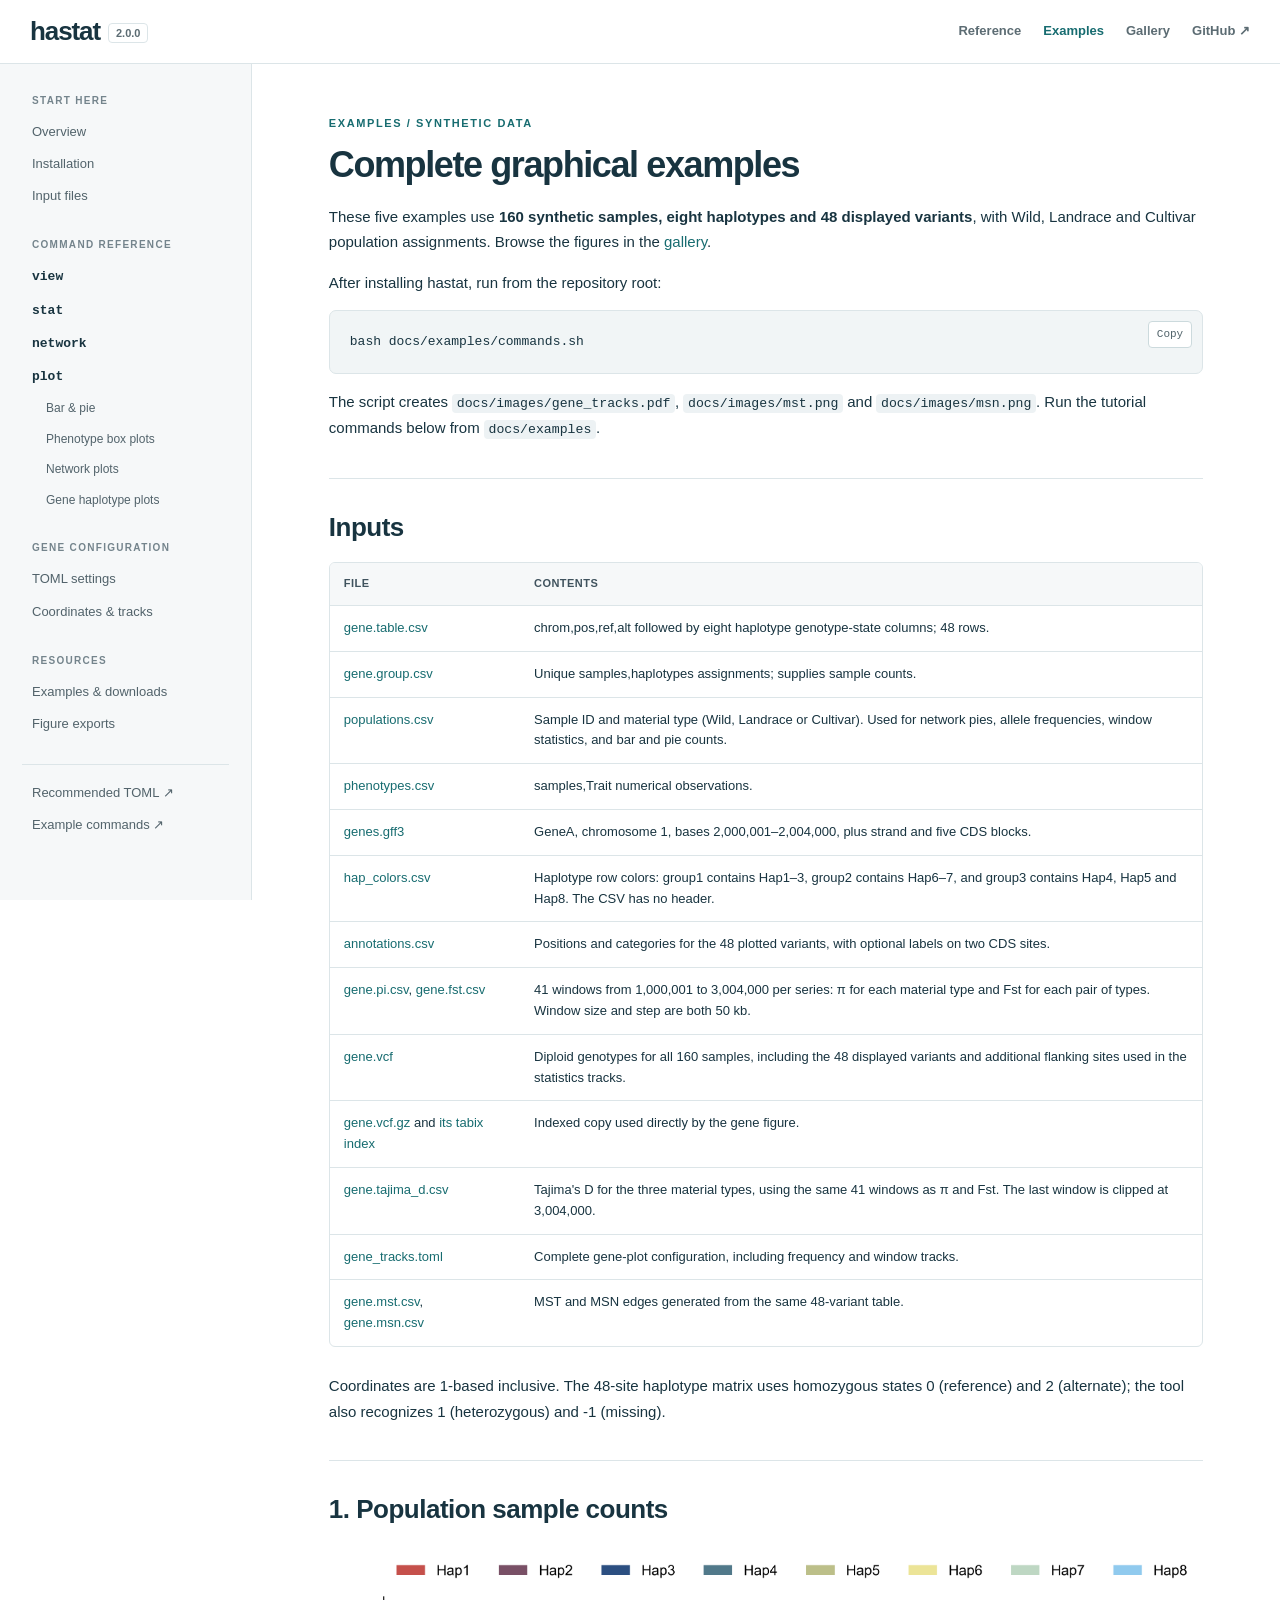
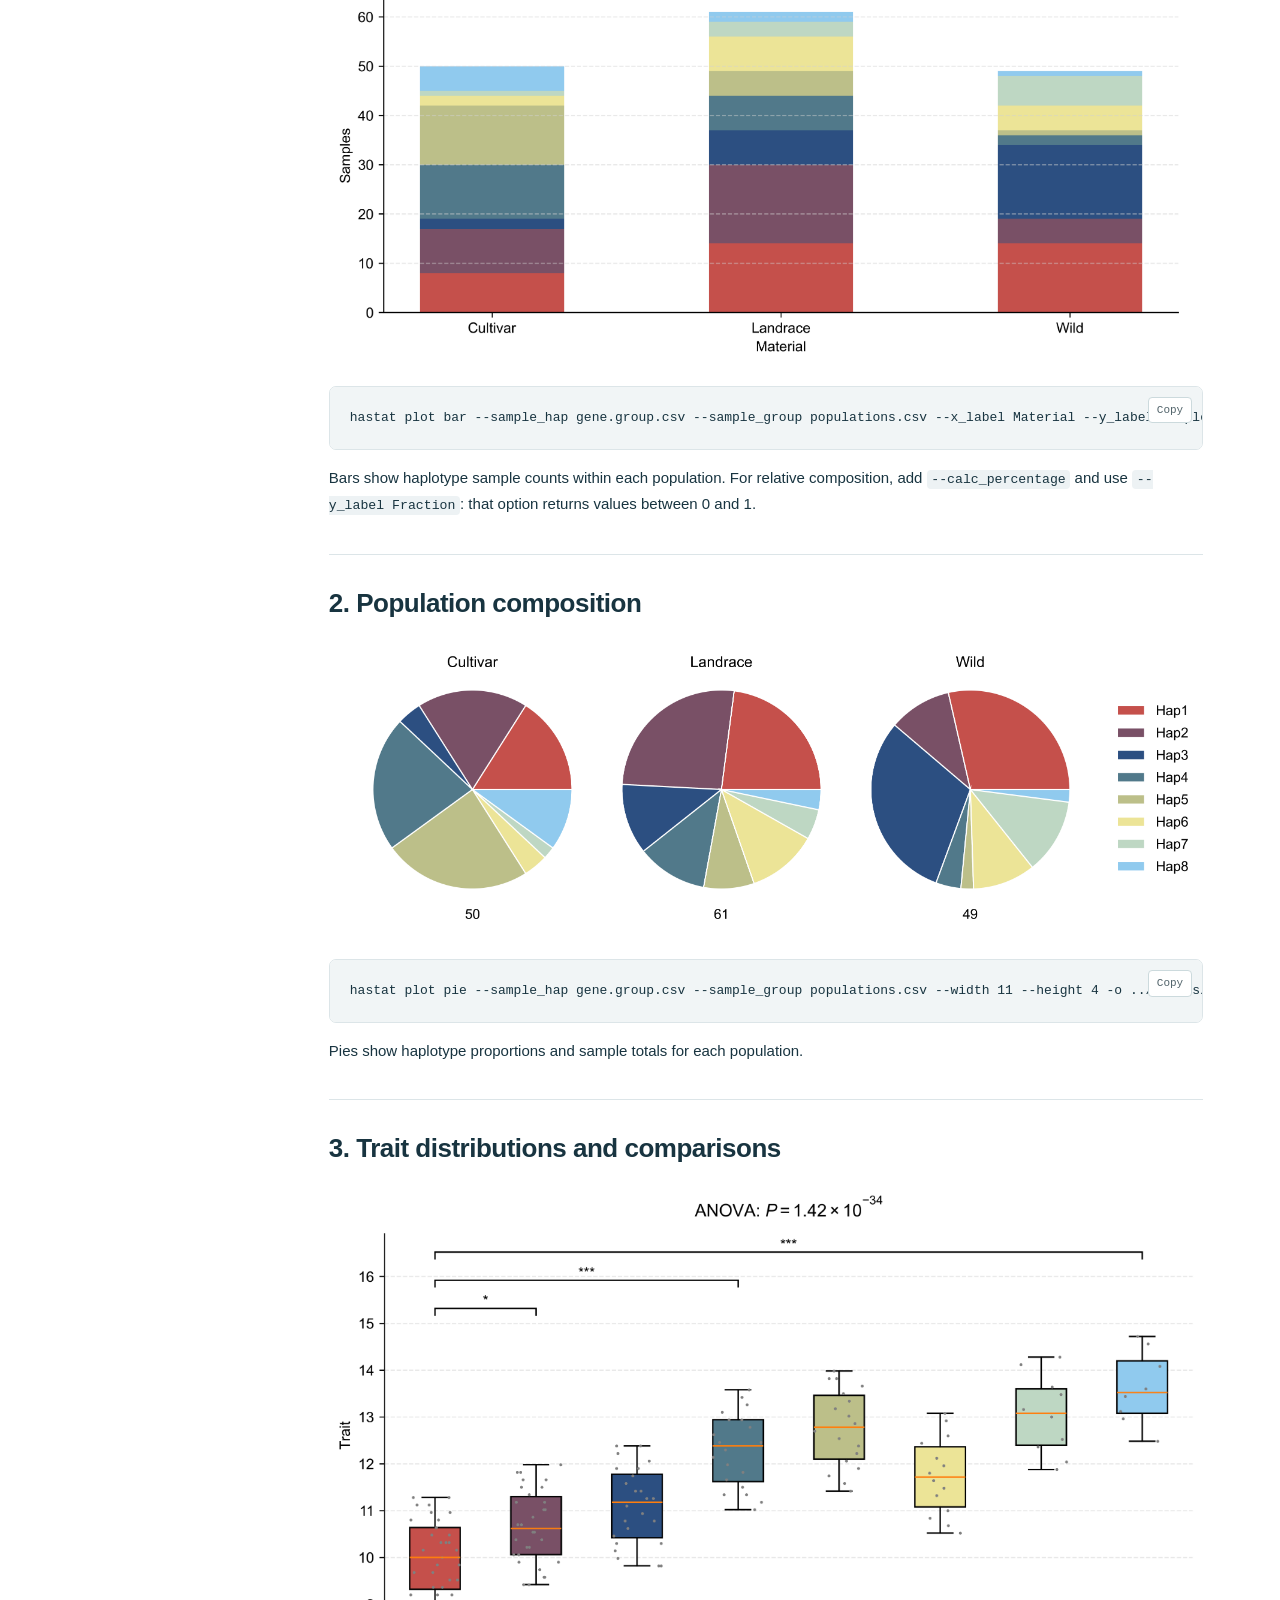
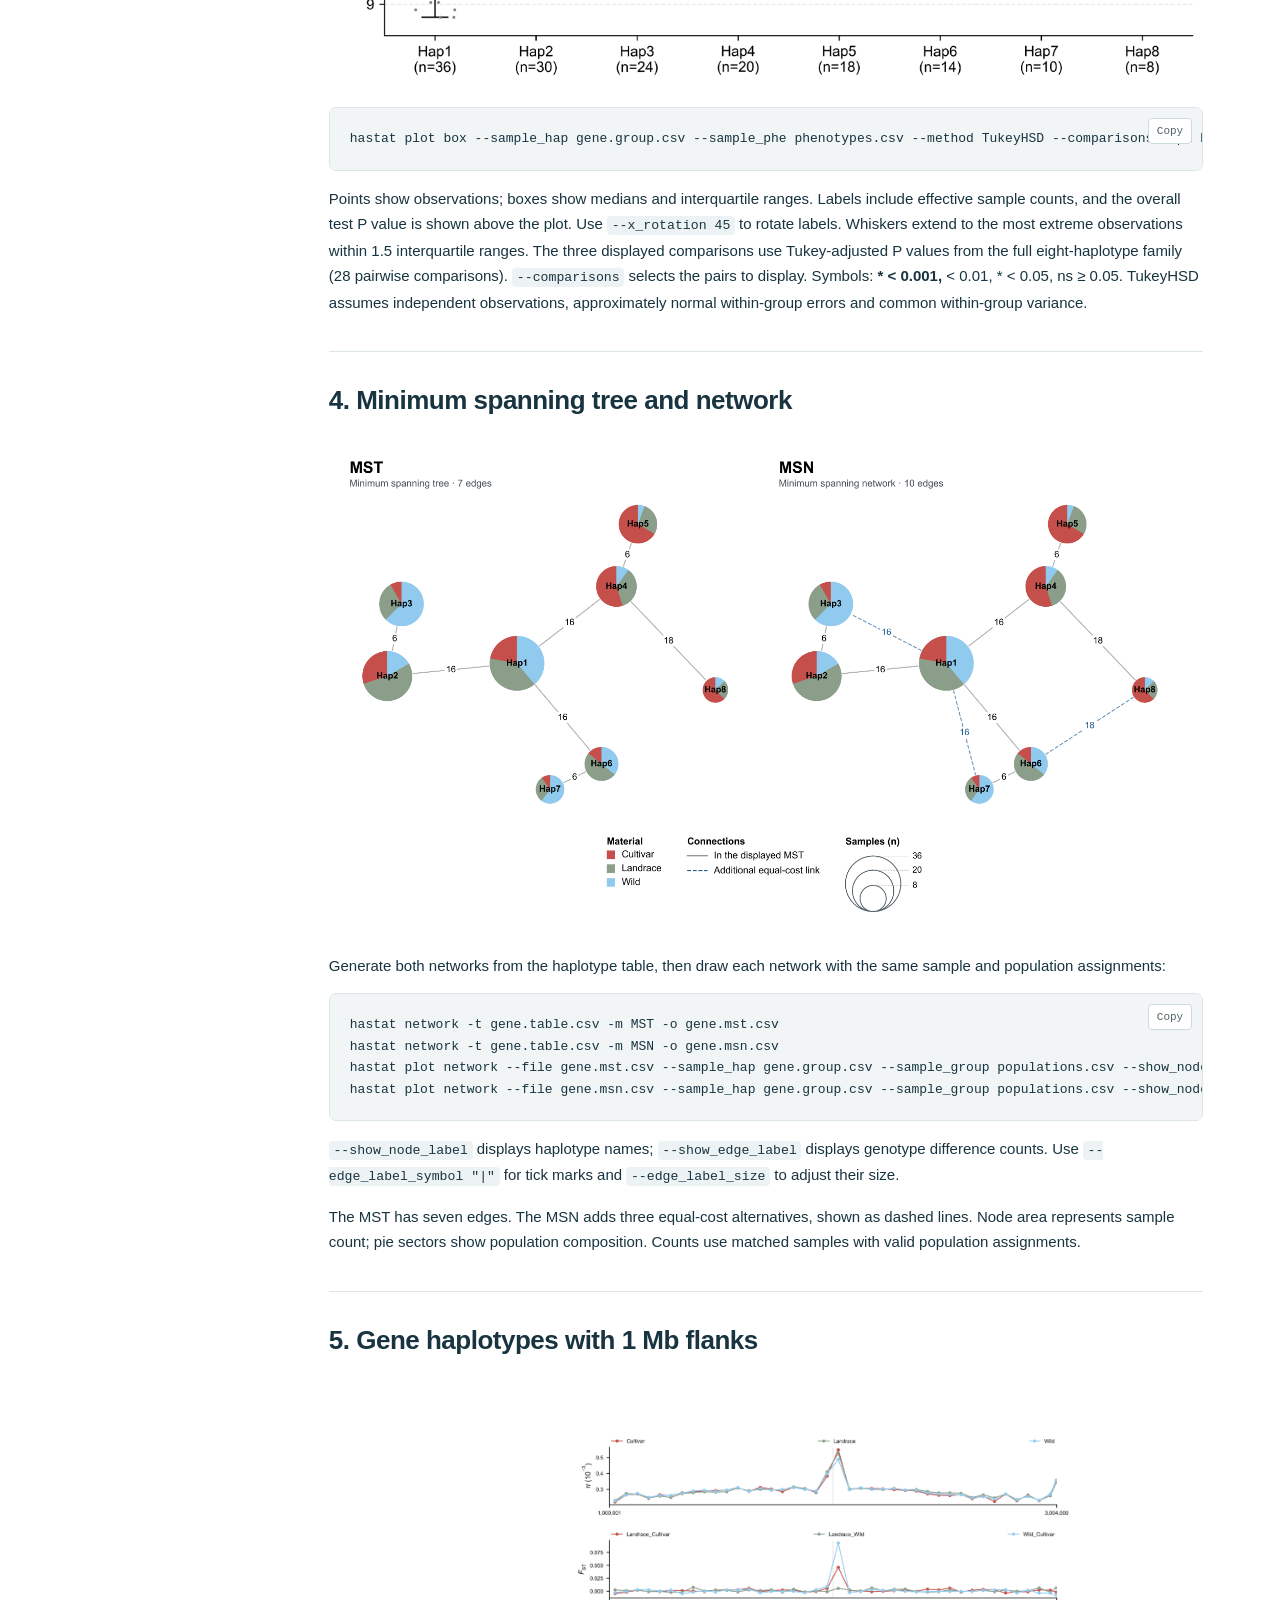
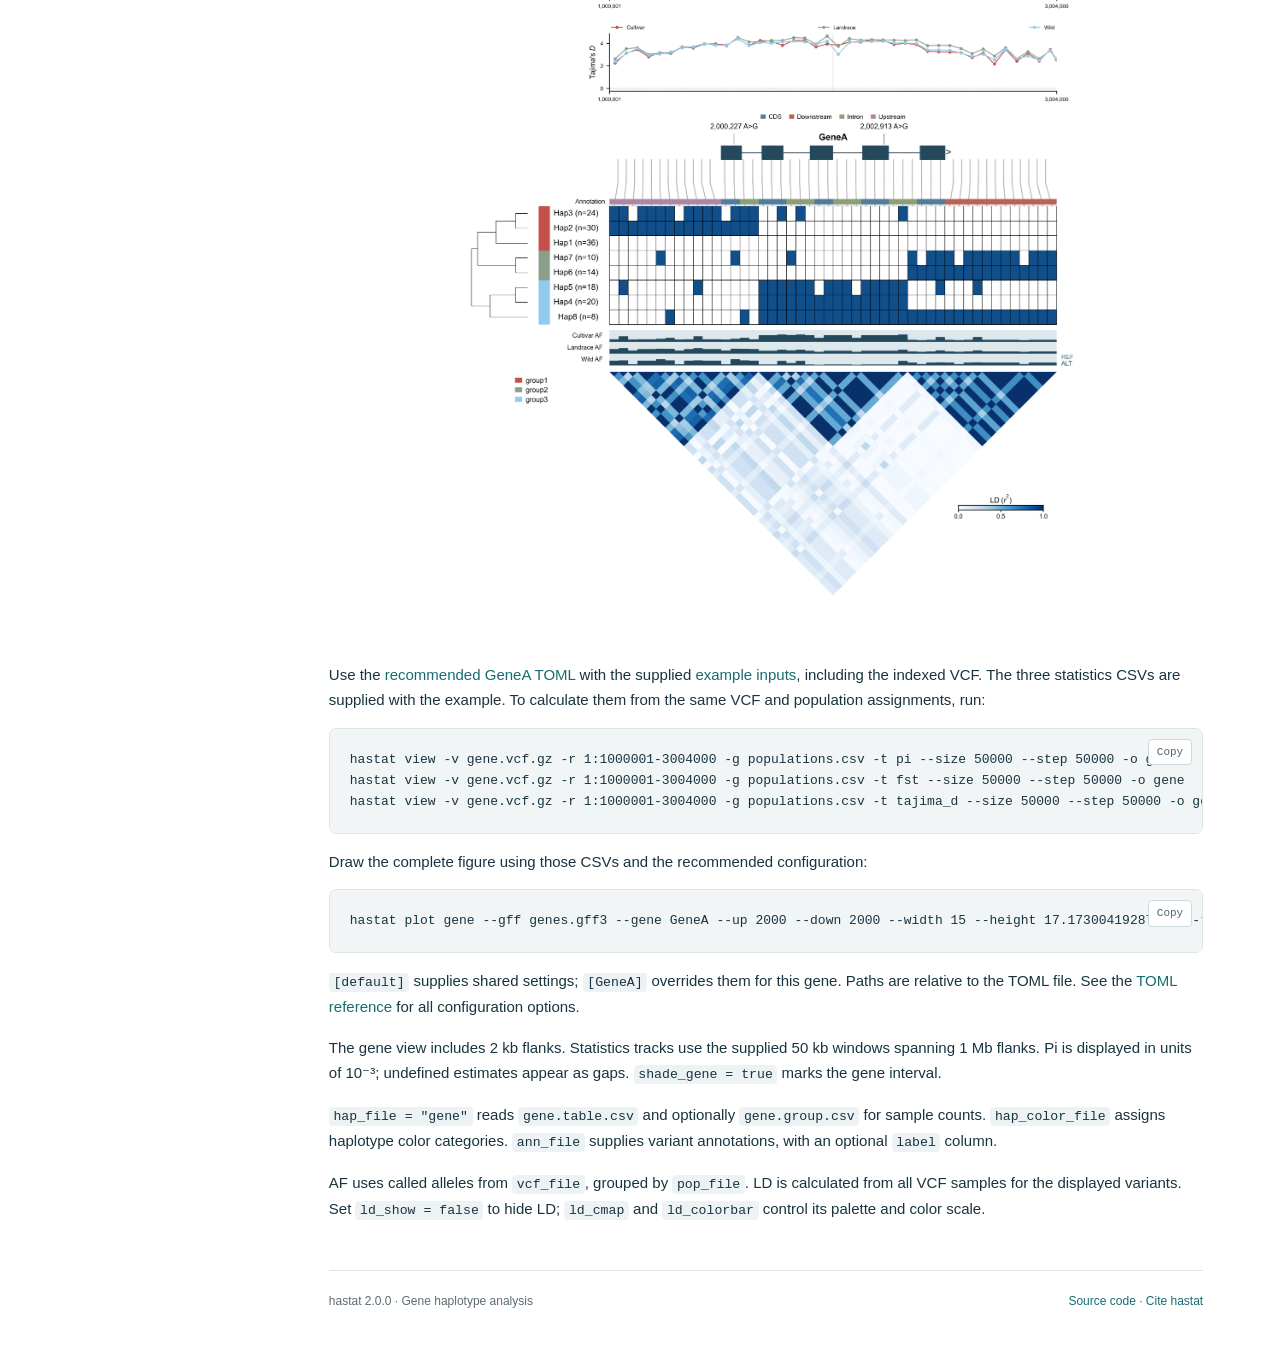
<file: docs/examples.html>
<!doctype html>
<html lang="en"><head><meta charset="utf-8"><meta name="viewport" content="width=device-width, initial-scale=1"><meta name="description" content="hastat documentation: gene haplotypes, population statistics, phenotype association, networks and visualization."><title>Complete examples · hastat</title><link rel="stylesheet" href="assets/docs.css"><script src="assets/docs.js" defer></script></head><body><a class="skip-link" href="#main">Skip to content</a><header class="topbar"><button class="menu-toggle" type="button" aria-label="Toggle navigation" aria-controls="sidebar" aria-expanded="false">☰</button><a class="brand" href="index.html">hastat<span class="version">2.0.0</span></a><nav class="top-links" aria-label="Main navigation"><a href="index.html">Reference</a><a href="examples.html" aria-current="page">Examples</a><a href="gallery.html">Gallery</a><a class="repo-link" href="https://github.com/swu1019lab/hastat">GitHub ↗</a></nav></header><aside class="sidebar" id="sidebar"><nav aria-label="Documentation sections"><p class="nav-caption">Start here</p><a class="" href="index.html#overview">Overview</a><a class="" href="index.html#installation">Installation</a><a class="" href="index.html#inputs">Input files</a><p class="nav-caption">Command reference</p><a class="" href="index.html#view"><span class="nav-code">view</span></a><a class="" href="index.html#statistics"><span class="nav-code">stat</span></a><a class="" href="index.html#network"><span class="nav-code">network</span></a><a class="" href="index.html#plot"><span class="nav-code">plot</span></a><a class="sub-link" href="index.html#plot-bar">Bar & pie</a><a class="sub-link" href="index.html#plot-box">Phenotype box plots</a><a class="sub-link" href="index.html#plot-network">Network plots</a><a class="sub-link" href="index.html#plot-gene">Gene haplotype plots</a><p class="nav-caption">Gene configuration</p><a class="" href="index.html#gene-config">TOML settings</a><a class="" href="index.html#gene-coordinates">Coordinates & tracks</a><p class="nav-caption">Resources</p><a class="" href="index.html#examples">Examples & downloads</a><a class="" href="index.html#exports">Figure exports</a></nav><div class="sidebar-bottom"><a href="examples/gene_tracks.toml">Recommended TOML ↗</a><a href="examples/commands.sh">Example commands ↗</a></div></aside><main class="page" id="main"><article class="article example-article"><p class="eyebrow">Examples / Synthetic data</p><h1>Complete graphical examples</h1>
<p>These five examples use <strong>160 synthetic samples, eight haplotypes and 48
displayed variants</strong>, with Wild, Landrace and Cultivar population assignments.
Browse the figures in the <a href="gallery.html">gallery</a>.</p>
<p>After installing hastat, run from the repository root:</p>
<pre><code>bash docs/examples/commands.sh
</code></pre>
<p>The script creates <code>docs/images/gene_tracks.pdf</code>, <code>docs/images/mst.png</code>
and <code>docs/images/msn.png</code>.
Run the tutorial commands below from <code>docs/examples</code>.</p>
<h2 id="inputs">Inputs</h2>
<table>
<thead><tr>
<th style="text-align:left">File</th>
<th style="text-align:left">Contents</th>
</tr>
</thead>
<tbody>
<tr>
<td style="text-align:left"><a href="examples/gene.table.csv">gene.table.csv</a></td>
<td style="text-align:left">chrom,pos,ref,alt followed by eight haplotype genotype-state columns; 48 rows.</td>
</tr>
<tr>
<td style="text-align:left"><a href="examples/gene.group.csv">gene.group.csv</a></td>
<td style="text-align:left">Unique samples,haplotypes assignments; supplies sample counts.</td>
</tr>
<tr>
<td style="text-align:left"><a href="examples/populations.csv">populations.csv</a></td>
<td style="text-align:left">Sample ID and material type (Wild, Landrace or Cultivar). Used for network pies, allele frequencies, window statistics, and bar and pie counts.</td>
</tr>
<tr>
<td style="text-align:left"><a href="examples/phenotypes.csv">phenotypes.csv</a></td>
<td style="text-align:left">samples,Trait numerical observations.</td>
</tr>
<tr>
<td style="text-align:left"><a href="examples/genes.gff3">genes.gff3</a></td>
<td style="text-align:left">GeneA, chromosome 1, bases 2,000,001–2,004,000, plus strand and five CDS blocks.</td>
</tr>
<tr>
<td style="text-align:left"><a href="examples/hap_colors.csv">hap_colors.csv</a></td>
<td style="text-align:left">Haplotype row colors: group1 contains Hap1–3, group2 contains Hap6–7, and group3 contains Hap4, Hap5 and Hap8. The CSV has no header.</td>
</tr>
<tr>
<td style="text-align:left"><a href="examples/annotations.csv">annotations.csv</a></td>
<td style="text-align:left">Positions and categories for the 48 plotted variants, with optional labels on two CDS sites.</td>
</tr>
<tr>
<td style="text-align:left"><a href="examples/gene.pi.csv">gene.pi.csv</a>, <a href="examples/gene.fst.csv">gene.fst.csv</a></td>
<td style="text-align:left">41 windows from 1,000,001 to 3,004,000 per series: π for each material type and Fst for each pair of types. Window size and step are both 50 kb.</td>
</tr>
<tr>
<td style="text-align:left"><a href="examples/gene.vcf">gene.vcf</a></td>
<td style="text-align:left">Diploid genotypes for all 160 samples, including the 48 displayed variants and additional flanking sites used in the statistics tracks.</td>
</tr>
<tr>
<td style="text-align:left"><a href="examples/gene.vcf.gz">gene.vcf.gz</a> and <a href="examples/gene.vcf.gz.tbi">its tabix index</a></td>
<td style="text-align:left">Indexed copy used directly by the gene figure.</td>
</tr>
<tr>
<td style="text-align:left"><a href="examples/gene.tajima_d.csv">gene.tajima_d.csv</a></td>
<td style="text-align:left">Tajima's D for the three material types, using the same 41 windows as π and Fst. The last window is clipped at 3,004,000.</td>
</tr>
<tr>
<td style="text-align:left"><a href="examples/gene_tracks.toml">gene_tracks.toml</a></td>
<td style="text-align:left">Complete gene-plot configuration, including frequency and window tracks.</td>
</tr>
<tr>
<td style="text-align:left"><a href="examples/gene.mst.csv">gene.mst.csv</a>, <a href="examples/gene.msn.csv">gene.msn.csv</a></td>
<td style="text-align:left">MST and MSN edges generated from the same 48-variant table.</td>
</tr>
</tbody>
</table>
<p>Coordinates are 1-based inclusive. The 48-site haplotype matrix uses homozygous states
0 (reference) and 2 (alternate); the tool also recognizes 1 (heterozygous) and -1
(missing).</p>
<h2 id="example-1">1. Population sample counts</h2>
<p><img src="images/bar.png" alt="Population sample counts"></p>
<pre><code class="lang-bash">hastat plot bar --sample_hap gene.group.csv --sample_group populations.csv --x_label Material --y_label Samples --width 10 --height 4 -o ../images/bar.png
</code></pre>
<p>Bars show haplotype sample counts within each population.
For relative composition, add <code>--calc_percentage</code> and use <code>--y_label Fraction</code>:
that option returns values between 0 and 1.</p>
<h2 id="example-2">2. Population composition</h2>
<p><img src="images/pie.png" alt="Population composition"></p>
<pre><code class="lang-bash">hastat plot pie --sample_hap gene.group.csv --sample_group populations.csv --width 11 --height 4 -o ../images/pie.png
</code></pre>
<p>Pies show haplotype proportions and sample totals for each population.</p>
<h2 id="example-3">3. Trait distributions and comparisons</h2>
<p><img src="images/box.png" alt="Trait distributions"></p>
<pre><code class="lang-bash">hastat plot box --sample_hap gene.group.csv --sample_phe phenotypes.csv --method TukeyHSD --comparisons Hap1 Hap2 --comparisons Hap1 Hap4 --comparisons Hap1 Hap8 --width 10 --height 5 -o ../images/box.png
</code></pre>
<p>Points show observations; boxes show medians and interquartile ranges. Labels include effective sample counts, and the overall test P value is shown above the plot. Use <code>--x_rotation 45</code> to rotate labels.
Whiskers extend to the most extreme observations within 1.5 interquartile ranges.
The three displayed comparisons use Tukey-adjusted P values from the full
eight-haplotype family (28 pairwise comparisons). <code>--comparisons</code> selects the
pairs to display. Symbols: <strong>* &lt; 0.001, </strong> &lt; 0.01, * &lt; 0.05, ns ≥ 0.05.
TukeyHSD assumes independent observations, approximately normal within-group
errors and common within-group variance.</p>
<h2 id="example-4">4. Minimum spanning tree and network</h2>
<p><img src="images/mst_msn.png" alt="MST and MSN at the same node positions"></p>
<p>Generate both networks from the haplotype table, then draw each network with
the same sample and population assignments:</p>
<pre><code class="lang-bash">hastat network -t gene.table.csv -m MST -o gene.mst.csv
hastat network -t gene.table.csv -m MSN -o gene.msn.csv
hastat plot network --file gene.mst.csv --sample_hap gene.group.csv --sample_group populations.csv --show_node_label --node_label_size 8.3 --show_edge_label --edge_label_size 8.4 --node_alpha 1 --width 6 --height 6 -o ../images/mst.png
hastat plot network --file gene.msn.csv --sample_hap gene.group.csv --sample_group populations.csv --show_node_label --node_label_size 8.3 --show_edge_label --edge_label_size 8.4 --node_alpha 1 --width 6 --height 6 -o ../images/msn.png
</code></pre>
<p><code>--show_node_label</code> displays haplotype names; <code>--show_edge_label</code> displays
genotype difference counts. Use <code>--edge_label_symbol "|"</code> for tick marks and
<code>--edge_label_size</code> to adjust their size.</p>
<p>The MST has seven edges. The MSN adds three equal-cost alternatives, shown as
dashed lines. Node area represents sample count; pie sectors show population
composition. Counts use matched samples with valid population assignments.</p>
<h2 id="example-5">5. Gene haplotypes with 1 Mb flanks</h2>
<p><img src="images/gene_tracks.png" alt="Complete gene haplotype figure"></p>
<p>Use the <a href="examples/gene_tracks.toml">recommended GeneA TOML</a> with the supplied
<a href="#inputs">example inputs</a>, including the indexed VCF. The three statistics
CSVs are supplied with the example. To calculate them from the same VCF and
population assignments, run:</p>
<pre><code class="lang-bash">hastat view -v gene.vcf.gz -r 1:1000001-3004000 -g populations.csv -t pi --size 50000 --step 50000 -o gene
hastat view -v gene.vcf.gz -r 1:1000001-3004000 -g populations.csv -t fst --size 50000 --step 50000 -o gene
hastat view -v gene.vcf.gz -r 1:1000001-3004000 -g populations.csv -t tajima_d --size 50000 --step 50000 -o gene
</code></pre>
<p>Draw the complete figure using those CSVs and the recommended configuration:</p>
<pre><code class="lang-bash">hastat plot gene --gff genes.gff3 --gene GeneA --up 2000 --down 2000 --width 15 --height 17.17300419287212 --toml gene_tracks.toml -o ../images/gene_tracks.png
</code></pre>
<p><code>[default]</code> supplies shared settings; <code>[GeneA]</code> overrides them for this gene.
Paths are relative to the TOML file. See the <a href="index.html#gene-config">TOML reference</a>
for all configuration options.</p>
<p>The gene view includes 2 kb flanks. Statistics tracks use the supplied 50 kb
windows spanning 1 Mb flanks. Pi is displayed in units of 10⁻³; undefined
estimates appear as gaps. <code>shade_gene = true</code> marks the gene interval.</p>
<p><code>hap_file = "gene"</code> reads <code>gene.table.csv</code> and optionally <code>gene.group.csv</code> for
sample counts. <code>hap_color_file</code> assigns haplotype color categories.
<code>ann_file</code> supplies variant annotations, with an optional <code>label</code> column.</p>
<p>AF uses called alleles from <code>vcf_file</code>, grouped by <code>pop_file</code>. LD is calculated
from all VCF samples for the displayed variants. Set <code>ld_show = false</code> to hide
LD; <code>ld_cmap</code> and <code>ld_colorbar</code> control its palette and color scale.</p>
<footer class="footer"><span>hastat 2.0.0 · Gene haplotype analysis</span><span><a href="https://github.com/swu1019lab/hastat">Source code</a> · <a href="https://doi.org/10.1093/hr/uhag018">Cite hastat</a></span></footer></article></main><div id="copy-status" class="status-text" role="status" aria-live="polite"></div></body></html>
</file>
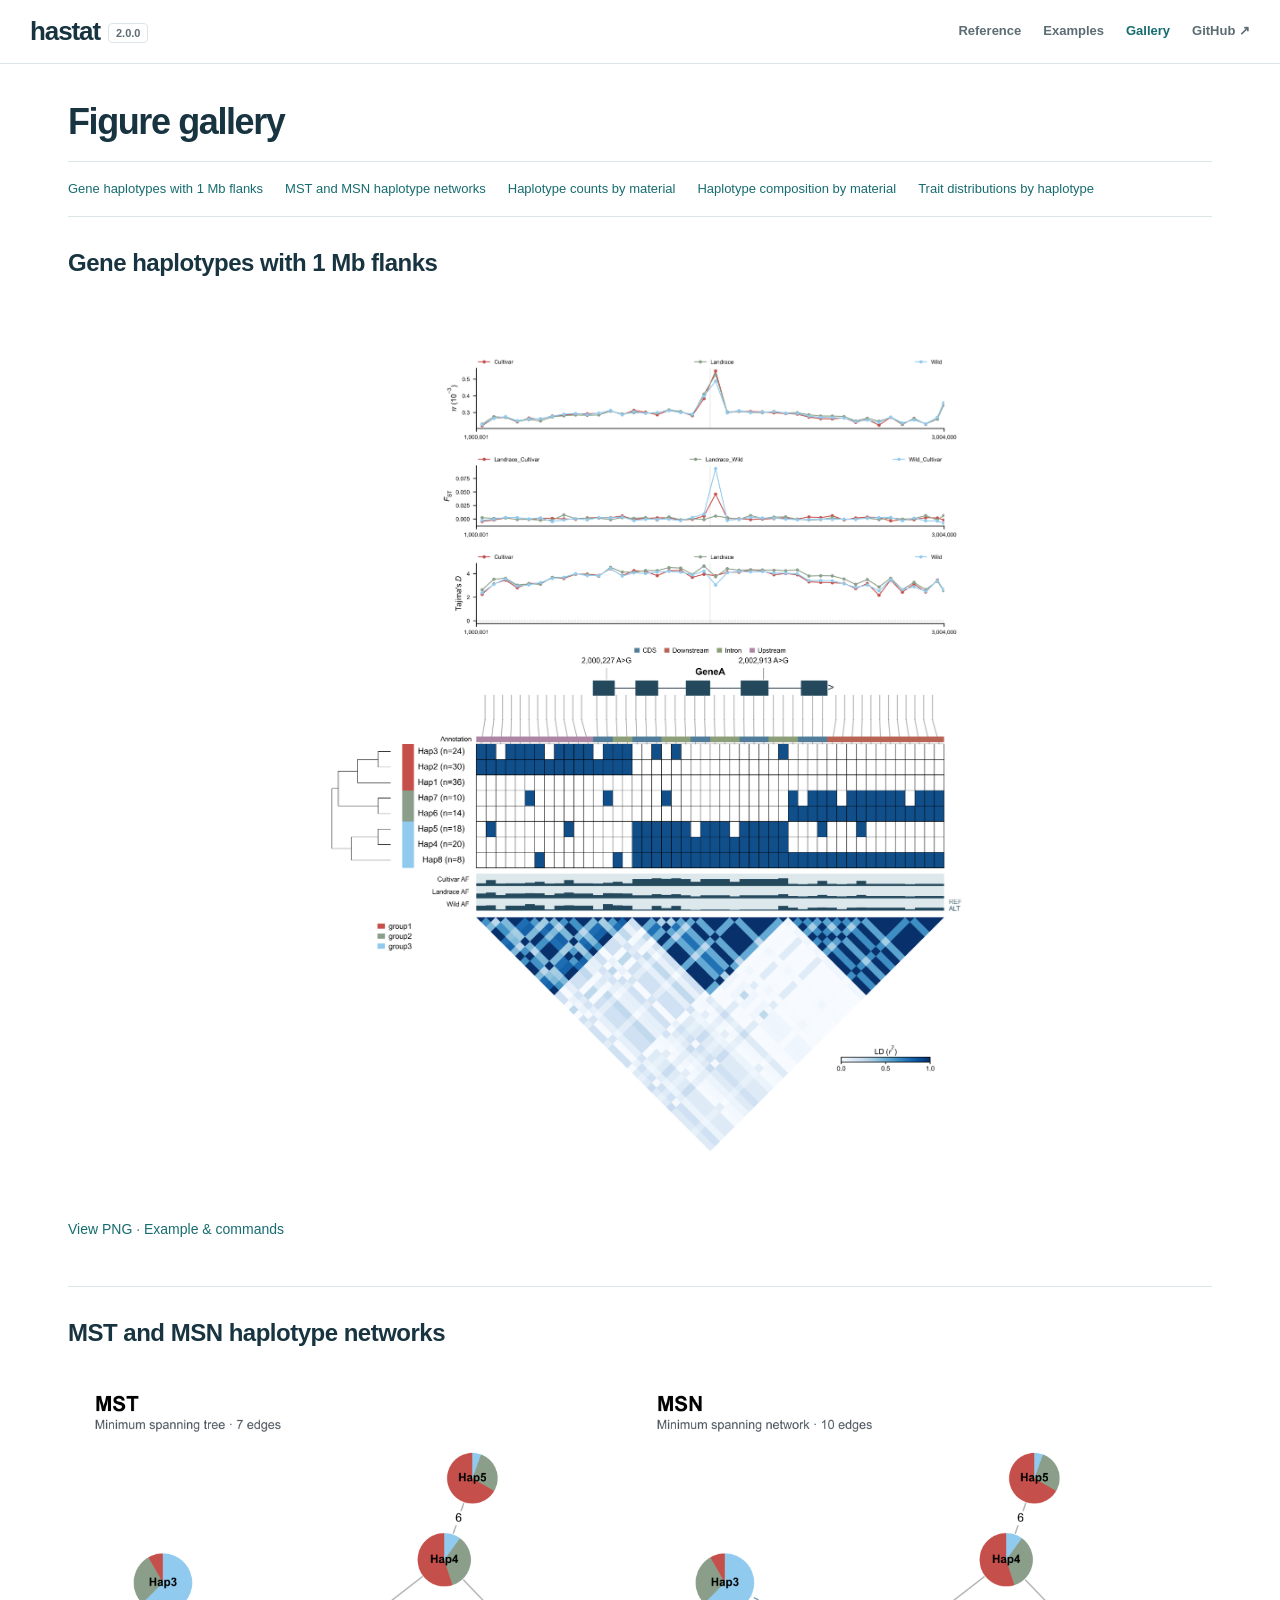
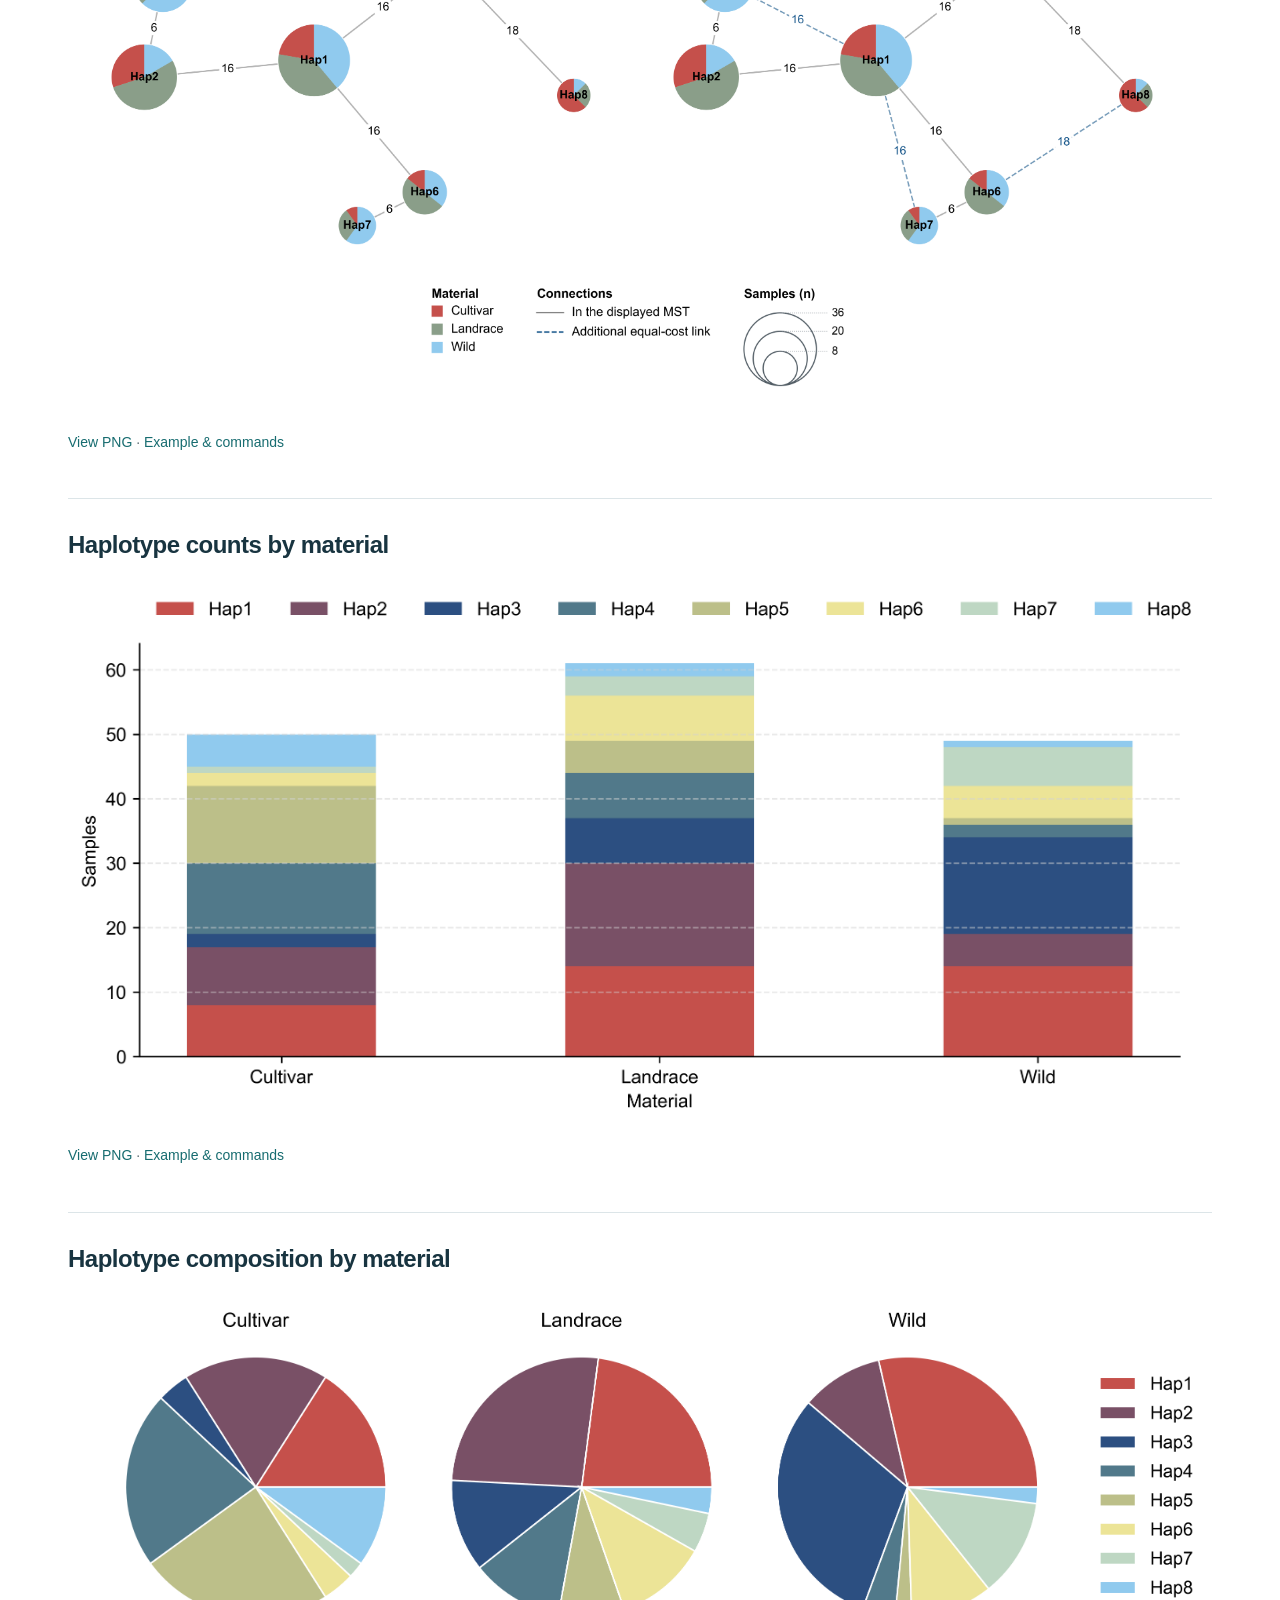
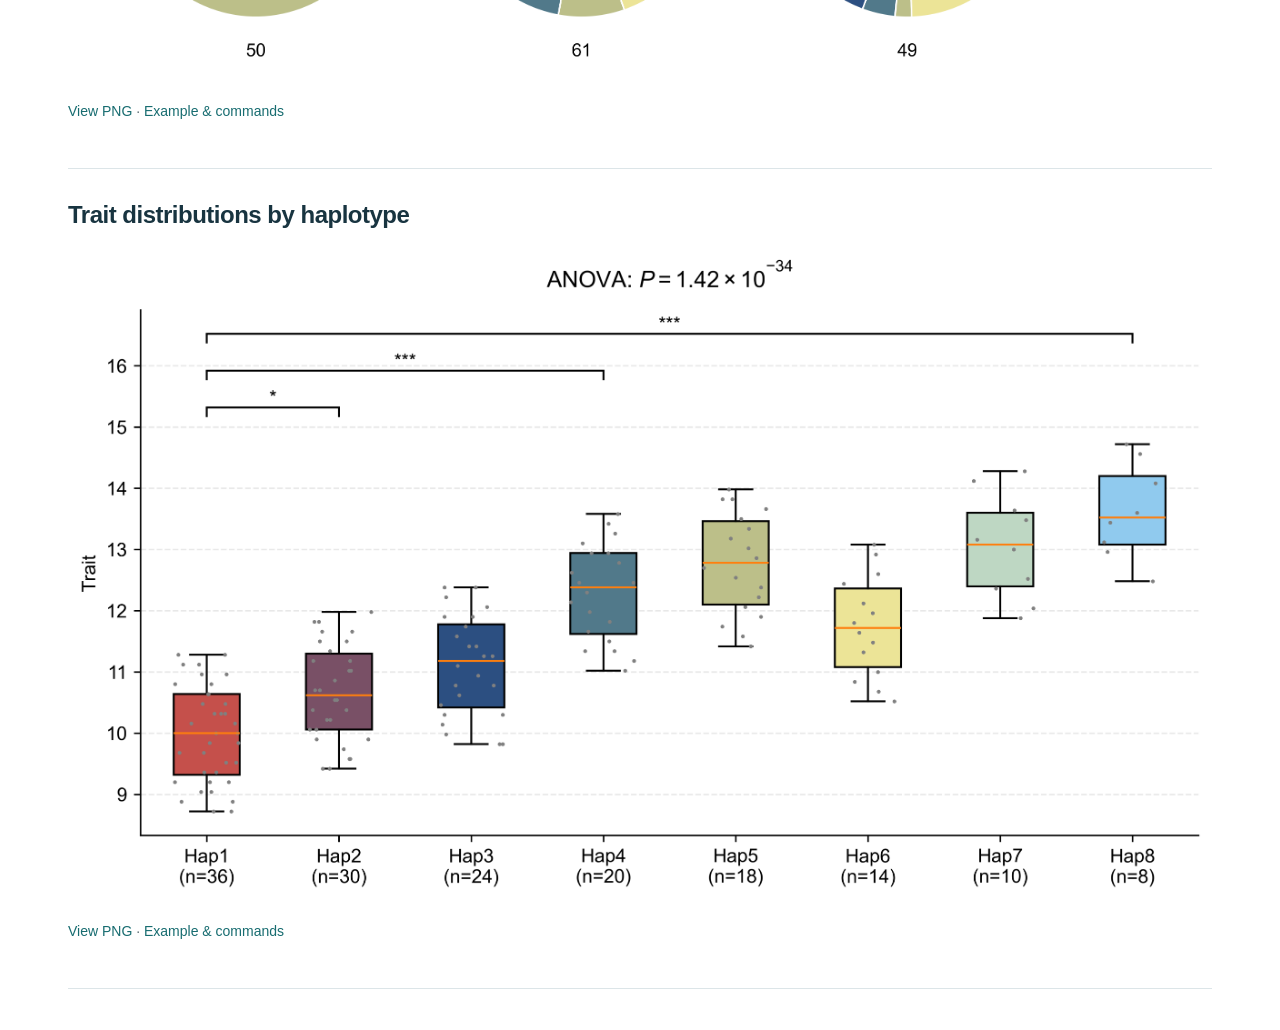
<file: docs/gallery.html>
<!doctype html>
<html lang="en"><head><meta charset="utf-8"><meta name="viewport" content="width=device-width, initial-scale=1"><meta name="description" content="PNG gallery of hastat gene haplotypes, networks, bar charts, pies and phenotype box plots."><title>Figure gallery · hastat</title><link rel="stylesheet" href="assets/docs.css"><script src="assets/docs.js" defer></script></head><body><a class="skip-link" href="#main">Skip to content</a><header class="topbar"><a class="brand" href="index.html">hastat<span class="version">2.0.0</span></a><nav class="top-links" aria-label="Main navigation"><a href="index.html">Reference</a><a href="examples.html">Examples</a><a href="gallery.html" aria-current="page">Gallery</a><a class="repo-link" href="https://github.com/swu1019lab/hastat">GitHub ↗</a></nav></header><main class="gallery-page" id="main"><h1>Figure gallery</h1><nav aria-label="Figure types"><a href="#gene_tracks">Gene haplotypes with 1 Mb flanks</a><a href="#mst_msn">MST and MSN haplotype networks</a><a href="#bar">Haplotype counts by material</a><a href="#pie">Haplotype composition by material</a><a href="#box">Trait distributions by haplotype</a></nav>
<section id="gene_tracks"><h2>Gene haplotypes with 1 Mb flanks</h2><a href="images/gene_tracks.png"><img alt="Gene haplotypes with 1 Mb flanks" src="images/gene_tracks.png"></a><p><a href="images/gene_tracks.png">View PNG</a> · <a href="examples.html#example-5">Example &amp; commands</a></p></section>
<section id="mst_msn"><h2>MST and MSN haplotype networks</h2><a href="images/mst_msn.png"><img alt="MST and MSN haplotype networks" src="images/mst_msn.png"></a><p><a href="images/mst_msn.png">View PNG</a> · <a href="examples.html#example-4">Example &amp; commands</a></p></section>
<section id="bar"><h2>Haplotype counts by material</h2><a href="images/bar.png"><img alt="Haplotype counts by material" src="images/bar.png"></a><p><a href="images/bar.png">View PNG</a> · <a href="examples.html#example-1">Example &amp; commands</a></p></section>
<section id="pie"><h2>Haplotype composition by material</h2><a href="images/pie.png"><img alt="Haplotype composition by material" src="images/pie.png"></a><p><a href="images/pie.png">View PNG</a> · <a href="examples.html#example-2">Example &amp; commands</a></p></section>
<section id="box"><h2>Trait distributions by haplotype</h2><a href="images/box.png"><img alt="Trait distributions by haplotype" src="images/box.png"></a><p><a href="images/box.png">View PNG</a> · <a href="examples.html#example-3">Example &amp; commands</a></p></section></main><div id="copy-status" class="status-text" role="status" aria-live="polite"></div></body></html>
</file>
<file: docs/assets/docs.css>
:root{--ink:#183440;--muted:#5c6c73;--accent:#176c70;--accent-soft:#eaf4f2;--line:#dce5e8;--paper:#fff;--soft:#f6f8f9;--sidebar:252px;--top:64px;color-scheme:light}
*{box-sizing:border-box}html{scroll-behavior:smooth;scroll-padding-top:88px}body{margin:0;color:var(--ink);background:var(--paper);font:15px/1.7 -apple-system,BlinkMacSystemFont,"Segoe UI",sans-serif}a{color:var(--accent);text-decoration:none}a:hover{text-decoration:underline}button,input{font:inherit}button{cursor:pointer}a:focus-visible,button:focus-visible,input:focus-visible,summary:focus-visible{outline:3px solid #55aeb4;outline-offset:3px}code,pre,kbd{font-family:ui-monospace,SFMono-Regular,Consolas,monospace}code{font-size:.88em;background:#edf2f4;padding:.15em .35em;border-radius:4px;overflow-wrap:anywhere}pre{position:relative;background:#f1f5f6;border:1px solid var(--line);border-radius:7px;padding:20px 78px 20px 20px;overflow:auto;line-height:1.65;font-size:13px}pre code{background:none;padding:0;border-radius:0;white-space:pre;overflow-wrap:normal;font-size:inherit}kbd{font-size:11px;border:1px solid #cedbdf;border-radius:3px;padding:1px 5px;color:var(--muted)}.skip-link{position:fixed;top:-60px;left:16px;z-index:100;background:white;padding:10px}.skip-link:focus{top:8px}.topbar{position:fixed;inset:0 0 auto;height:var(--top);display:flex;align-items:center;gap:24px;padding:0 30px;background:rgba(255,255,255,.97);border-bottom:1px solid var(--line);z-index:20}.brand{font-size:26px;font-weight:750;letter-spacing:-1.1px;color:var(--ink);white-space:nowrap}.brand:hover{text-decoration:none}.version{font-size:11px;letter-spacing:0;font-weight:600;padding:3px 7px;margin-left:8px;border:1px solid var(--line);border-radius:4px;color:var(--muted);vertical-align:middle}.top-links{display:flex;gap:22px;margin-left:auto;font-size:13px;font-weight:600}.top-links a{color:var(--muted)}.top-links a[aria-current=page]{color:var(--accent)}.menu-toggle{display:none;border:1px solid var(--line);background:white;border-radius:5px;padding:4px 10px}.sidebar{position:fixed;top:var(--top);bottom:0;left:0;width:var(--sidebar);padding:28px 22px;background:var(--soft);border-right:1px solid var(--line);overflow-y:auto}.nav-caption{margin:24px 10px 7px;color:#74848c;font-size:10px;font-weight:750;text-transform:uppercase;letter-spacing:1.3px}.nav-caption:first-child{margin-top:0}.sidebar a{display:block;padding:6px 10px;border-radius:5px;color:#52636b;font-size:13px;line-height:1.55}.sidebar a:hover,.sidebar a[aria-current=location]{background:var(--accent-soft);color:var(--accent);text-decoration:none}.sidebar .sub-link{padding-left:24px;font-size:12px}.sidebar .nav-code{font-family:ui-monospace,Consolas,monospace;font-size:13px;font-weight:650;color:var(--ink)}.sidebar-bottom{border-top:1px solid var(--line);margin-top:24px;padding-top:12px;font-size:12px}.page{margin-left:var(--sidebar);padding:calc(var(--top) + 50px) 6vw 60px;max-width:1480px}.article{max-width:1010px;margin:0 auto}.eyebrow{color:var(--accent);font-size:11px;letter-spacing:1.6px;font-weight:750;text-transform:uppercase;margin:0 0 10px}h1{font-size:40px;line-height:1.2;letter-spacing:-1.4px;font-weight:720;margin:0 0 18px}h2{font-size:26px;line-height:1.3;letter-spacing:-.5px;margin:0 0 18px}h3{font-size:18px;margin:28px 0 12px;line-height:1.45}h4{font-size:15px;margin:24px 0 10px}.lead{font-size:17px;max-width:740px;color:var(--muted);line-height:1.8}.intro-links{display:flex;gap:20px;flex-wrap:wrap;font-size:13px;margin:20px 0 26px}.module-grid{display:grid;grid-template-columns:repeat(4,1fr);gap:0;border:1px solid var(--line);border-radius:7px;overflow:hidden;margin:28px 0 36px}.module-grid a{padding:18px;border-right:1px solid var(--line);display:flex;flex-direction:column;gap:8px;color:var(--ink)}.module-grid a:last-child{border:0}.module-grid a:hover{background:var(--soft);text-decoration:none}.module-grid code{background:none;padding:0;font-size:15px;font-weight:700;color:var(--accent)}.module-grid span{font-size:12px;color:var(--muted);line-height:1.6}section.doc-section{border-top:1px solid var(--line);padding-top:36px;margin-top:40px;scroll-margin-top:88px}.section-number{font-size:11px;color:var(--accent);font-weight:700;letter-spacing:1px;margin-bottom:8px}.table-wrap{overflow:auto;border:1px solid var(--line);border-radius:6px;margin:18px 0 26px}table{border-collapse:collapse;width:100%;font-size:13px;text-align:left;line-height:1.6}th{background:var(--soft);font-weight:650;color:#40535e;font-size:11px;text-transform:uppercase;letter-spacing:.45px}th,td{padding:12px 14px;vertical-align:top;border-bottom:1px solid var(--line)}tr:last-child td{border-bottom:0}td:first-child{min-width:155px}td:nth-child(2){min-width:86px}td code{background:#f0f4f5}.param-table td:first-child{width:25%}.param-table td:nth-child(2){width:14%}.param-table small{display:block;color:var(--muted);margin-top:6px;font-size:11px;overflow-wrap:anywhere}.required{display:inline-block;color:#92552b;font-size:11px;font-weight:600}.note{background:var(--accent-soft);border-left:3px solid #6b9c9e;padding:15px 18px;margin:20px 0;font-size:13px;color:#31585e}.note p{margin:0}.copy-button{position:absolute;top:10px;right:10px;background:#fff;border:1px solid #ccdadd;color:#52646b;border-radius:4px;padding:3px 8px;font-size:11px}.copy-button:hover{border-color:var(--accent);color:var(--accent)}.resource-list{display:flex;flex-wrap:wrap;gap:8px 20px;margin:20px 0}.resource-list a{font-size:13px;border-bottom:1px solid #a7c5c7}img{max-width:100%;height:auto}.example-article img{display:block;margin:22px auto;max-height:860px;object-fit:contain}.example-article h1{font-size:36px}.example-article h2{border-top:1px solid var(--line);padding-top:32px;margin-top:36px}.footer{border-top:1px solid var(--line);margin-top:48px;padding-top:20px;color:var(--muted);display:flex;justify-content:space-between;gap:20px;font-size:12px}.search{position:relative;width:270px;margin-left:20px}.search-input{width:100%;height:34px;background:var(--soft);border:1px solid var(--line);border-radius:5px;padding:5px 12px;font-size:12px}.search-results{position:absolute;top:42px;left:0;right:-140px;background:white;border:1px solid var(--line);border-radius:7px;box-shadow:0 12px 30px #18344020;max-height:420px;overflow:auto;padding:7px}.search-results a{display:block;padding:9px 10px;border-radius:4px;font-size:13px;color:var(--ink)}.search-results a:hover{background:var(--accent-soft);text-decoration:none}.search-results small{display:block;color:var(--muted);font-size:11px;line-height:1.5}.search-results p{font-size:12px;padding:0 10px}.status-text{position:absolute;width:1px;height:1px;overflow:hidden;clip-path:inset(50%)}.gallery-page{max-width:1200px;margin:0 auto;padding:100px 28px 40px}.gallery-page>nav{display:flex;gap:10px 22px;flex-wrap:wrap;border-block:1px solid var(--line);padding:16px 0;font-size:13px}.gallery-page section{padding:30px 0;border-bottom:1px solid var(--line);scroll-margin-top:85px}.gallery-page section>p{max-width:950px;color:var(--muted);font-size:14px}.gallery-page section>p a{color:var(--accent)}.gallery-page img{display:block;max-height:900px;width:auto;object-fit:contain;margin:20px auto}.gallery-page .intro{max-width:850px;color:var(--muted)}.gallery-page h1{font-size:36px}.gallery-page h2{font-size:24px}details{margin:16px 0}summary{cursor:pointer;color:var(--accent);font-weight:600}ul,ol{padding-left:24px}li{margin:5px 0}[hidden]{display:none!important}
@media(min-width:1500px){.page{padding-left:90px;padding-right:90px}}
@media(max-width:1100px){:root{--sidebar:222px}.topbar{padding:0 22px;gap:16px}.top-links{gap:15px}.search{width:220px;margin-left:0}.page{padding-left:36px;padding-right:36px}.module-grid{grid-template-columns:repeat(2,1fr)}.module-grid a:nth-child(2){border-right:0}.module-grid a:nth-child(-n+2){border-bottom:1px solid var(--line)}}
@media(max-width:800px){:root{--top:58px}.topbar{padding:0 16px;gap:12px}.brand{font-size:23px}.version{font-size:10px}.menu-toggle{display:block}.sidebar{transform:translateX(-100%);transition:transform .18s ease;z-index:19;width:260px}.sidebar.open{transform:translateX(0);box-shadow:16px 0 30px #18344010}.page{margin-left:0;padding:90px 24px 40px}.top-links{gap:14px;font-size:12px}.top-links .repo-link{display:none}.search{display:none}.search-results{right:0}h1{font-size:32px}h2{font-size:23px}.lead{font-size:16px}.footer{flex-wrap:wrap}.gallery-page{padding-top:88px}.module-grid a{padding:16px}}
@media(max-width:430px){.topbar{gap:9px}.menu-toggle{padding:2px 7px}.version{display:none}.top-links{gap:8px;font-size:11px}.page{padding-left:18px;padding-right:18px}th,td{padding:10px 12px}td:first-child{min-width:140px}.module-grid span{font-size:11px}pre{padding-left:14px;font-size:12px}.gallery-page{padding-inline:18px}}
@media(prefers-reduced-motion:reduce){html{scroll-behavior:auto}.sidebar{transition:none}}
@media print{.topbar,.sidebar,.copy-button{display:none}.page{margin:0;padding:0;max-width:none}pre{white-space:pre-wrap;overflow-wrap:anywhere}pre code{white-space:pre-wrap}.table-wrap{overflow:visible}section{break-inside:auto}h2,h3{break-after:avoid}a{color:inherit}.footer{font-size:10px}}
</file>
